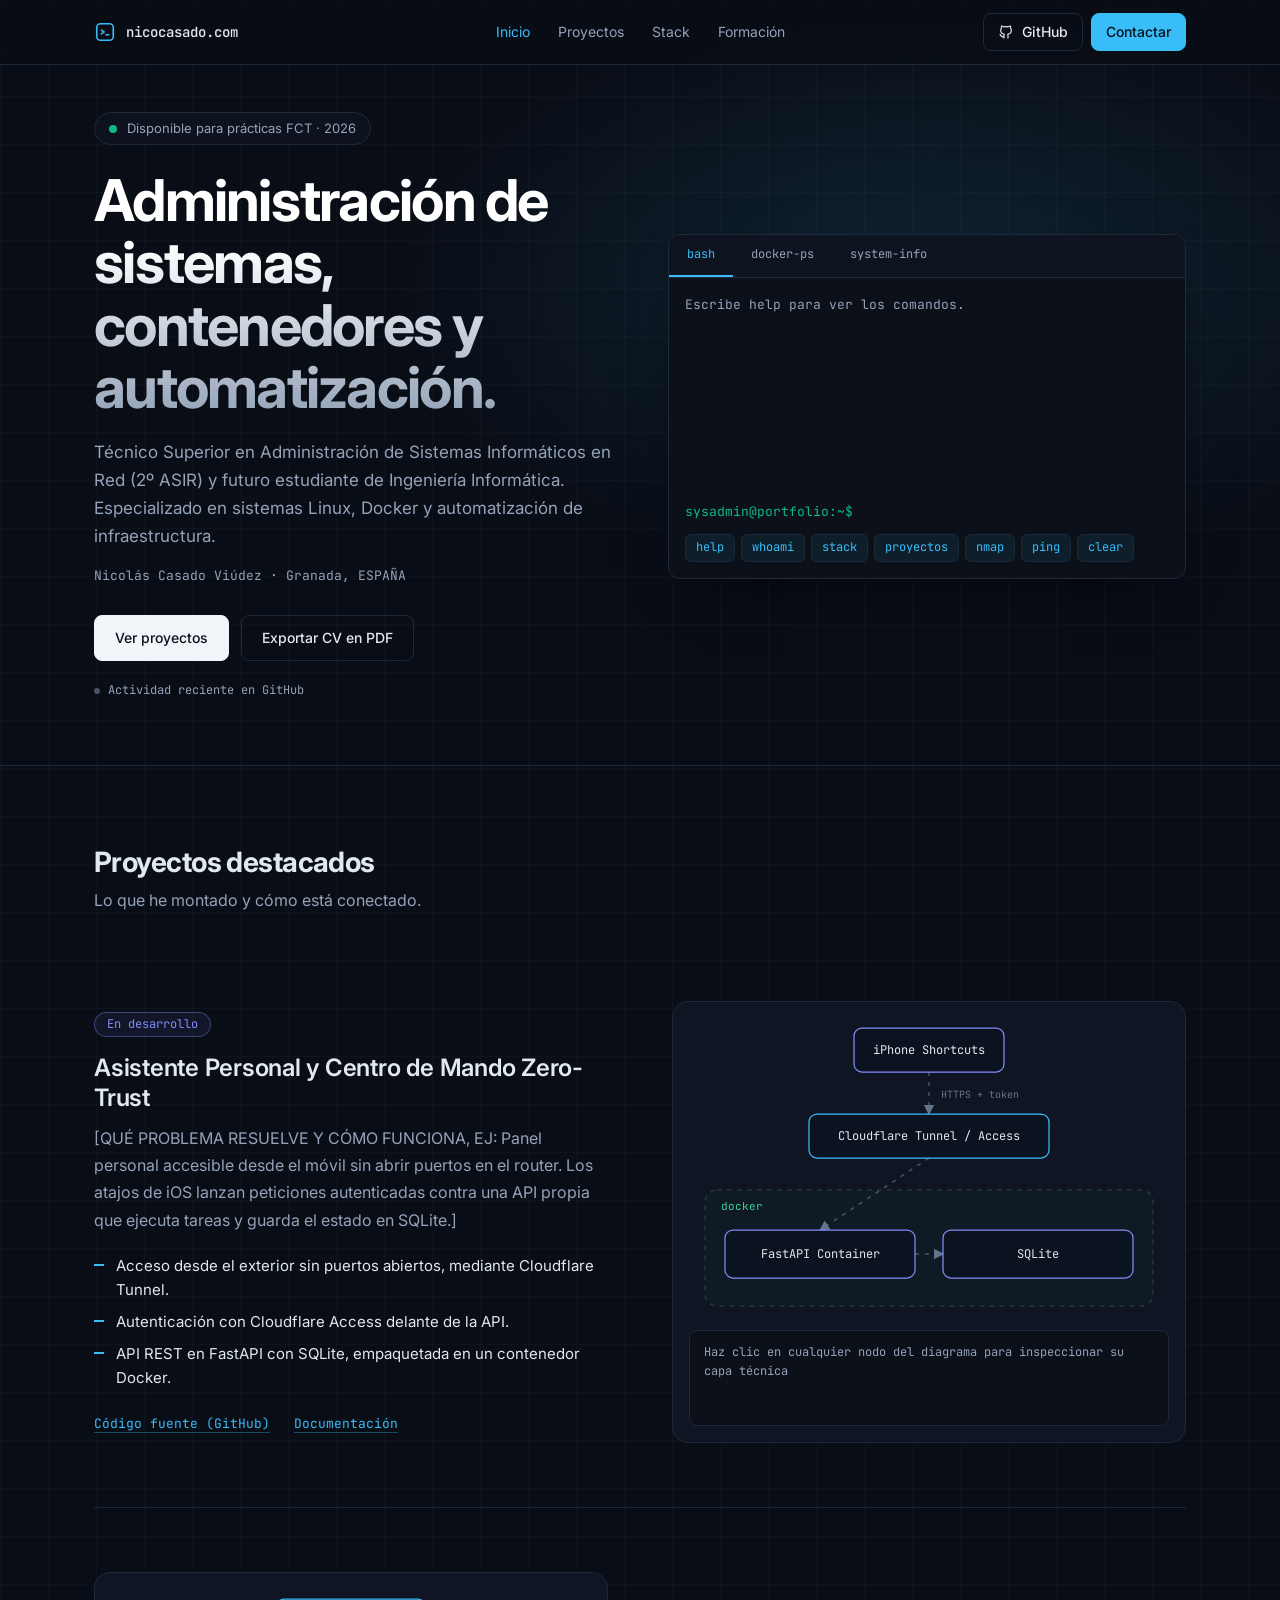
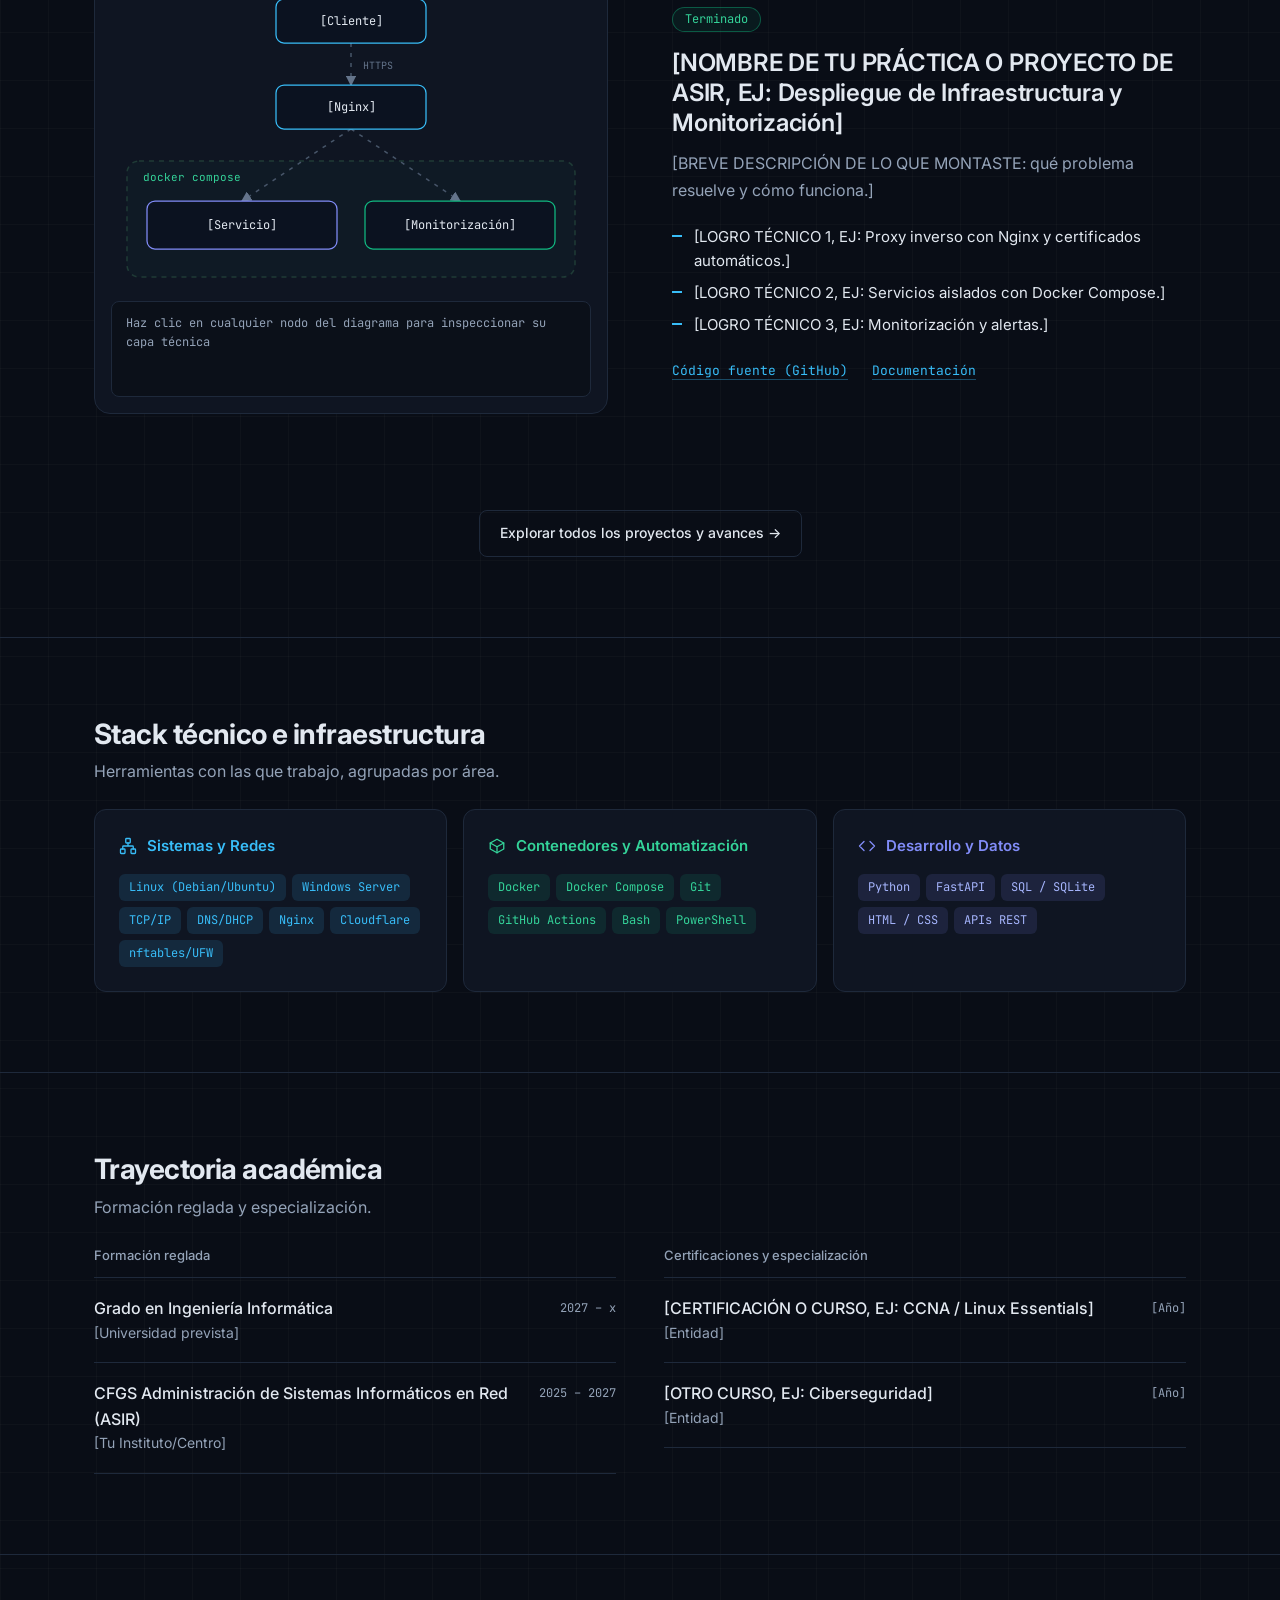
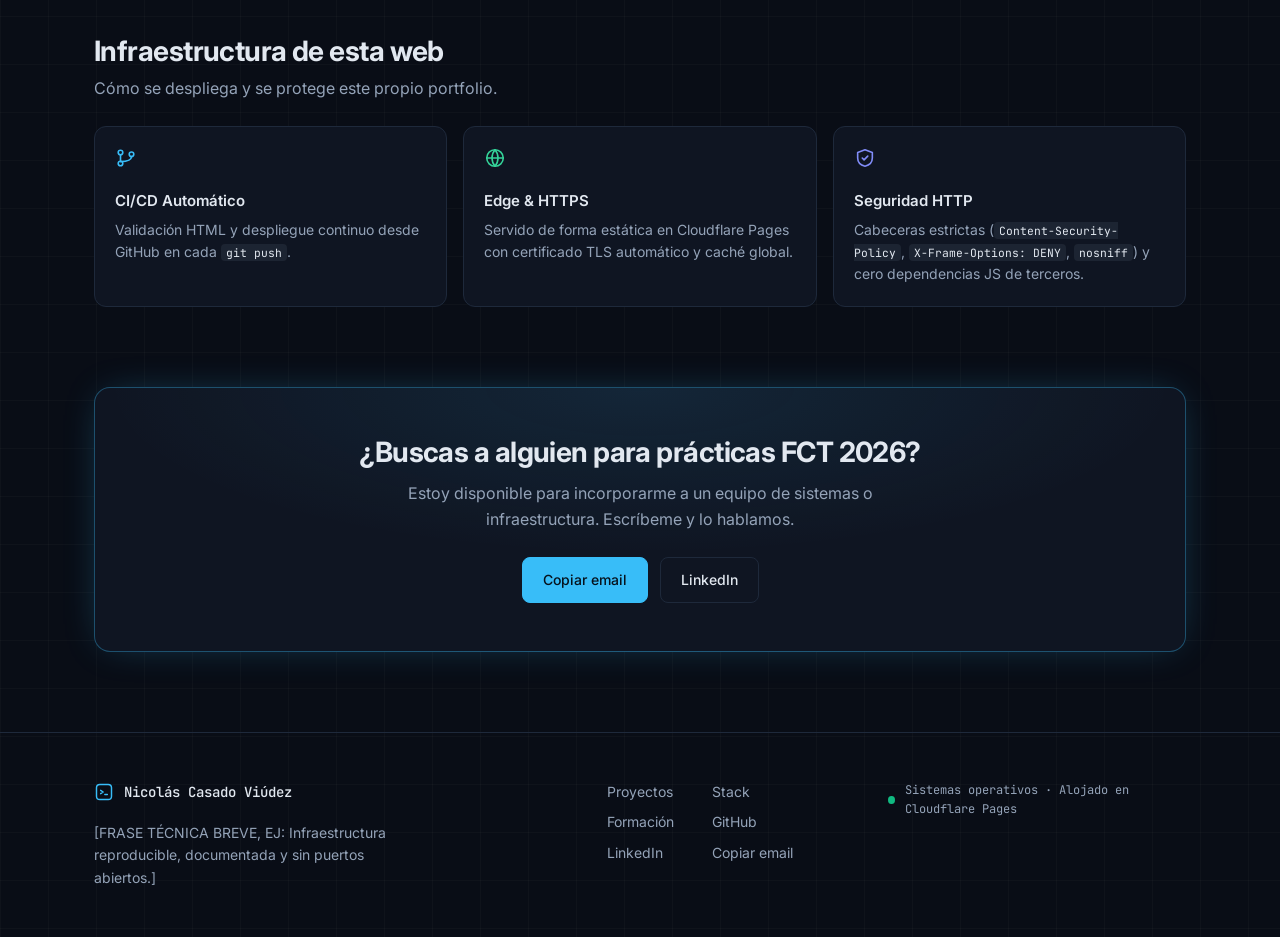
<file: index.html>
<!DOCTYPE html>
<html lang="es">
<head>
  <meta charset="UTF-8">
  <meta name="viewport" content="width=device-width, initial-scale=1">
  <title>Nicolás Casado Viúdez | Administrador de Sistemas en Red</title>
  <meta name="description" content="Portfolio de [TU NOMBRE Y APELLIDOS]: administración de sistemas Linux, contenedores Docker y automatización de infraestructura.">
  <meta property="og:title" content="[TU NOMBRE Y APELLIDOS] | Administración de Sistemas">
  <meta property="og:description" content="Portfolio de [TU NOMBRE Y APELLIDOS]: administración de sistemas Linux, contenedores Docker y automatización de infraestructura.">
  <meta property="og:type" content="website">
  <meta name="theme-color" content="#090d16">
  <link rel="icon" type="image/svg+xml" href="favicon.svg">
  <link rel="preconnect" href="https://fonts.googleapis.com">
  <link rel="preconnect" href="https://fonts.gstatic.com" crossorigin>
  <link href="https://fonts.googleapis.com/css2?family=Inter:wght@400;500;600;700&family=JetBrains+Mono:wght@400;500&display=swap" rel="stylesheet">
  <link rel="stylesheet" href="styles.css">
  <script src="app.js" defer></script>
</head>
<body>

<header class="site-header">
  <div class="bar container">
    <a class="brand" href="#inicio" aria-label="Inicio">
      <svg width="22" height="22" viewBox="0 0 24 24" fill="none" stroke="currentColor" stroke-width="1.75" stroke-linecap="round" stroke-linejoin="round" aria-hidden="true"><rect x="3" y="3" width="18" height="18" rx="4"/><path d="m8 10 3 2-3 2M13 15h3"/></svg>
      <span>nicocasado.com</span>
    </a>
    <nav class="nav" id="nav" aria-label="Principal">
      <a class="is-active" href="index.html">Inicio</a>
      <a href="proyectos.html">Proyectos</a>
      <a href="#stack">Stack</a>
      <a href="#formacion">Formación</a>
    </nav>
    <div class="bar-actions">
      <a class="btn btn-ghost" href="[TU_URL_GITHUB]" target="_blank" rel="noopener noreferrer">
        <svg width="16" height="16" viewBox="0 0 24 24" fill="none" stroke="currentColor" stroke-width="1.75" stroke-linecap="round" stroke-linejoin="round" aria-hidden="true"><path d="M9 19c-4.3 1.4-4.3-2.5-6-3m12 5v-3.5c0-1 .1-1.4-.5-2 2.8-.3 5.5-1.4 5.5-6a4.6 4.6 0 0 0-1.3-3.2 4.2 4.2 0 0 0-.1-3.2s-1.1-.3-3.5 1.3a12.3 12.3 0 0 0-6.2 0C6.5 2.8 5.4 3.1 5.4 3.1a4.2 4.2 0 0 0-.1 3.2A4.6 4.6 0 0 0 4 9.5c0 4.6 2.7 5.7 5.5 6-.6.6-.6 1.2-.5 2V21"/></svg>
        GitHub</a>
      <button type="button" class="btn btn-primary" data-email="[TU_EMAIL]"><span data-copy-label>Contactar</span></button>
      <button type="button" class="menu-toggle" id="menu-toggle" aria-expanded="false" aria-controls="nav" aria-label="Abrir menú">
        <svg width="20" height="20" viewBox="0 0 24 24" fill="none" stroke="currentColor" stroke-width="1.75" stroke-linecap="round" aria-hidden="true"><path d="M4 7h16M4 12h16M4 17h16"/></svg>
      </button>
    </div>
  </div>
</header>

<main>
  <section class="hero" id="inicio">
    <div class="container hero-grid">
      <div>
        <p class="pill"><span class="pulse" aria-hidden="true"></span>Disponible para prácticas FCT · 2026</p>
        <h1 class="headline">Administración de sistemas, contenedores y automatización.</h1>
        <p class="lead">Técnico Superior en Administración de Sistemas Informáticos en Red (2º ASIR) y futuro estudiante de Ingeniería Informática. Especializado en sistemas Linux, Docker y automatización de infraestructura.</p>
        <p class="hero-meta">Nicolás Casado Viúdez · Granada, ESPAÑA</p>
        <p class="hero-actions">
          <a class="btn btn-solid" href="#proyectos">Ver proyectos</a>
          <button type="button" class="btn btn-outline" id="print-cv">Exportar CV en PDF</button>
        </p>
        <p class="gh-activity" id="gh-activity" data-user="[TU_USUARIO_GITHUB]"><span id="gh-text">Actividad reciente en GitHub</span></p>
        <p class="print-only">GitHub: [TU_URL_GITHUB] · LinkedIn: [TU_URL_LINKEDIN] · Email: [TU_EMAIL]</p>
      </div>

      <div class="hero-terminal terminal" role="group" aria-label="Terminal interactiva">
        <div class="tabs" role="tablist">
          <button type="button" class="tab" role="tab" aria-selected="true" data-tab="panel-bash">bash</button>
          <button type="button" class="tab" role="tab" aria-selected="false" data-tab="panel-docker">docker-ps</button>
          <button type="button" class="tab" role="tab" aria-selected="false" data-tab="panel-system">system-info</button>
        </div>

        <div class="panel" id="panel-bash" role="tabpanel">
          <div class="term-out" id="term-out" role="log" aria-live="polite"></div>
          <form class="term-form" id="term-form" autocomplete="off">
            <label class="term-prompt" for="term-input">sysadmin@portfolio:~$</label>
            <input class="term-input" id="term-input" type="text" spellcheck="false" autocapitalize="off" autocomplete="off">
          </form>
          <div class="chips">
            <button type="button" class="chip" data-cmd="help">help</button>
            <button type="button" class="chip" data-cmd="whoami">whoami</button>
            <button type="button" class="chip" data-cmd="stack">stack</button>
            <button type="button" class="chip" data-cmd="proyectos">proyectos</button>
            <button type="button" class="chip" data-cmd="nmap">nmap</button>
            <button type="button" class="chip" data-cmd="ping">ping</button>
            <button type="button" class="chip" data-cmd="clear">clear</button>
          </div>
        </div>

        <div class="panel" id="panel-docker" role="tabpanel" hidden>
<pre class="term-static">$ docker ps
<span class="k">CONTAINER</span>     <span class="k">IMAGE</span>           <span class="k">STATUS</span>   <span class="k">PORTS</span>
assistant-api  assistant-api    Up       127.0.0.1:8000-&gt;8000
cloudflared    cloudflared      Up       -
sqlite-data    volume           -        /data</pre>
        </div>

        <div class="panel" id="panel-system" role="tabpanel" hidden>
<pre class="term-static">$ system-info
<span class="k">user</span>      sysadmin
<span class="k">rol</span>       2º ASIR · Administración de Sistemas en Red
<span class="k">os</span>        Debian / Ubuntu
<span class="k">shell</span>     bash
<span class="k">ciudad</span>    Granada, ESPAÑA
<span class="k">estado</span>    Disponible para prácticas FCT</pre>
        </div>
      </div>
    </div>
  </section>

  <section class="section" id="proyectos">
    <div class="container">
      <header class="section-head">
        <h2 class="section-title">Proyectos destacados</h2>
        <p class="section-sub">Lo que he montado y cómo está conectado.</p>
      </header>

      <article class="project">
        <div>
          <p class="status is-dev">En desarrollo</p>
          <h3 class="project-title">Asistente Personal y Centro de Mando Zero-Trust</h3>
          <p class="project-desc">[QUÉ PROBLEMA RESUELVE Y CÓMO FUNCIONA, EJ: Panel personal accesible desde el móvil sin abrir puertos en el router. Los atajos de iOS lanzan peticiones autenticadas contra una API propia que ejecuta tareas y guarda el estado en SQLite.]</p>
          <ul class="achievements">
            <li>Acceso desde el exterior sin puertos abiertos, mediante Cloudflare Tunnel.</li>
            <li>Autenticación con Cloudflare Access delante de la API.</li>
            <li>API REST en FastAPI con SQLite, empaquetada en un contenedor Docker.</li>
          </ul>
          <p class="project-links">
            <a class="text-link" href="[URL_REPO_PROYECTO_1]" target="_blank" rel="noopener noreferrer">Código fuente (GitHub)<span class="print-only"> [URL_REPO_PROYECTO_1]</span></a>
            <a class="text-link" href="en-proceso.html#asistente-zerotrust">Documentación</a>
          </p>
        </div>
        <figure class="project-visual">
          <svg viewBox="0 0 480 300" role="img" aria-label="Arquitectura: iPhone Shortcuts, Cloudflare Tunnel y Access, FastAPI y SQLite dentro de Docker">
            <defs>
              <marker id="head-a" viewBox="0 0 8 8" refX="7" refY="4" markerWidth="7" markerHeight="7" orient="auto"><path d="M0 0 8 4 0 8z" fill="#64748b"/></marker>
            </defs>
            <rect class="boundary" x="16" y="172" width="448" height="116" rx="12"/>
            <text class="boundary-label" x="32" y="192">docker</text>
            <path class="wire" d="M240 54V96" marker-end="url(#head-a)"/>
            <path class="wire" d="M240 140L131 212" marker-end="url(#head-a)"/>
            <path class="wire" d="M226 236H254" marker-end="url(#head-a)"/>
            <text class="wire-label" x="252" y="80">HTTPS + token</text>
            <g class="node n-dev" tabindex="0" role="button" aria-pressed="false" data-title="iPhone Shortcuts" data-spec="Petición HTTPS POST en JSON lanzada desde iOS Shortcuts con cabeceras de autenticación."><rect x="165" y="10" width="150" height="44" rx="8"/><text x="240" y="32">iPhone Shortcuts</text></g>
            <g class="node n-net" tabindex="0" role="button" aria-pressed="false" data-title="Cloudflare Tunnel / Access" data-spec="Túnel cifrado saliente (QUIC/TLS 1.3), 0 puertos abiertos en router y validación Zero-Trust por Service Token + OTP."><rect x="120" y="96" width="240" height="44" rx="8"/><text x="240" y="118">Cloudflare Tunnel / Access</text></g>
            <g class="node n-dev" tabindex="0" role="button" aria-pressed="false" data-title="FastAPI Container" data-spec="API REST en Python 3.12 aislada en red bridge interna de Docker con validación por X-API-Key."><rect x="36" y="212" width="190" height="48" rx="8"/><text x="131" y="236">FastAPI Container</text></g>
            <g class="node n-dev" tabindex="0" role="button" aria-pressed="false" data-title="SQLite" data-spec="Persistencia ligera en volumen Docker dedicado (/app/data) con copias de seguridad programadas."><rect x="254" y="212" width="190" height="48" rx="8"/><text x="349" y="236">SQLite</text></g>
          </svg>
          <div class="node-inspector" aria-live="polite"><p class="inspector-hint">Haz clic en cualquier nodo del diagrama para inspeccionar su capa técnica</p></div>
        </figure>
      </article>

      <article class="project reverse">
        <div>
          <p class="status is-live">Terminado</p>
          <h3 class="project-title">[NOMBRE DE TU PRÁCTICA O PROYECTO DE ASIR, EJ: Despliegue de Infraestructura y Monitorización]</h3>
          <p class="project-desc">[BREVE DESCRIPCIÓN DE LO QUE MONTASTE: qué problema resuelve y cómo funciona.]</p>
          <ul class="achievements">
            <li>[LOGRO TÉCNICO 1, EJ: Proxy inverso con Nginx y certificados automáticos.]</li>
            <li>[LOGRO TÉCNICO 2, EJ: Servicios aislados con Docker Compose.]</li>
            <li>[LOGRO TÉCNICO 3, EJ: Monitorización y alertas.]</li>
          </ul>
          <p class="project-links">
            <a class="text-link" href="[URL_REPO_PROYECTO_2]" target="_blank" rel="noopener noreferrer">Código fuente (GitHub)<span class="print-only"> [URL_REPO_PROYECTO_2]</span></a>
            <a class="text-link" href="terminados.html#infraestructura-asir">Documentación</a>
          </p>
        </div>
        <figure class="project-visual">
          <svg viewBox="0 0 480 300" role="img" aria-label="Arquitectura: cliente, Nginx y servicios en Docker Compose">
            <defs>
              <marker id="head-b" viewBox="0 0 8 8" refX="7" refY="4" markerWidth="7" markerHeight="7" orient="auto"><path d="M0 0 8 4 0 8z" fill="#64748b"/></marker>
            </defs>
            <rect class="boundary" x="16" y="172" width="448" height="116" rx="12"/>
            <text class="boundary-label" x="32" y="192">docker compose</text>
            <path class="wire" d="M240 54V96" marker-end="url(#head-b)"/>
            <path class="wire" d="M240 140L131 212" marker-end="url(#head-b)"/>
            <path class="wire" d="M240 140L349 212" marker-end="url(#head-b)"/>
            <text class="wire-label" x="252" y="80">HTTPS</text>
            <g class="node n-net" tabindex="0" role="button" aria-pressed="false" data-title="[Cliente]" data-spec="[ESPECIFICACIÓN TÉCNICA: protocolo, puerto y cómo inicia la conexión con el proxy.]"><rect x="165" y="10" width="150" height="44" rx="8"/><text x="240" y="32">[Cliente]</text></g>
            <g class="node n-net" tabindex="0" role="button" aria-pressed="false" data-title="[Nginx]" data-spec="[ESPECIFICACIÓN TÉCNICA: proxy inverso, certificados TLS y reglas de enrutado.]"><rect x="165" y="96" width="150" height="44" rx="8"/><text x="240" y="118">[Nginx]</text></g>
            <g class="node n-dev" tabindex="0" role="button" aria-pressed="false" data-title="[Servicio]" data-spec="[ESPECIFICACIÓN TÉCNICA: imagen, red interna de Docker Compose y volúmenes.]"><rect x="36" y="212" width="190" height="48" rx="8"/><text x="131" y="236">[Servicio]</text></g>
            <g class="node n-ops" tabindex="0" role="button" aria-pressed="false" data-title="[Monitorización]" data-spec="[ESPECIFICACIÓN TÉCNICA: métricas recogidas, intervalo y alertas configuradas.]"><rect x="254" y="212" width="190" height="48" rx="8"/><text x="349" y="236">[Monitorización]</text></g>
          </svg>
          <div class="node-inspector" aria-live="polite"><p class="inspector-hint">Haz clic en cualquier nodo del diagrama para inspeccionar su capa técnica</p></div>
        </figure>
      </article>
      <p class="section-cta"><a class="btn btn-outline" href="proyectos.html">Explorar todos los proyectos y avances →</a></p>
    </div>
  </section>

  <section class="section" id="stack">
    <div class="container">
      <header class="section-head">
        <h2 class="section-title">Stack técnico e infraestructura</h2>
        <p class="section-sub">Herramientas con las que trabajo, agrupadas por área.</p>
      </header>
      <div class="stack-grid">
        <div class="stack-col">
          <h3 class="stack-title is-net">
            <svg width="18" height="18" viewBox="0 0 24 24" fill="none" stroke="currentColor" stroke-width="1.75" stroke-linecap="round" stroke-linejoin="round" aria-hidden="true"><rect x="16" y="16" width="6" height="6" rx="1"/><rect x="2" y="16" width="6" height="6" rx="1"/><rect x="9" y="2" width="6" height="6" rx="1"/><path d="M5 16v-3a1 1 0 0 1 1-1h12a1 1 0 0 1 1 1v3M12 12V8"/></svg>
            Sistemas y Redes</h3>
          <p class="tags">
            <span class="tag tag-net">Linux (Debian/Ubuntu)</span>
            <span class="tag tag-net">Windows Server</span>
            <span class="tag tag-net">TCP/IP</span>
            <span class="tag tag-net">DNS/DHCP</span>
            <span class="tag tag-net">Nginx</span>
            <span class="tag tag-net">Cloudflare</span>
            <span class="tag tag-net">nftables/UFW</span>
          </p>
        </div>
        <div class="stack-col">
          <h3 class="stack-title is-ops">
            <svg width="18" height="18" viewBox="0 0 24 24" fill="none" stroke="currentColor" stroke-width="1.75" stroke-linecap="round" stroke-linejoin="round" aria-hidden="true"><path d="M21 8 12 3 3 8v8l9 5 9-5z"/><path d="m3 8 9 5 9-5M12 13v8"/></svg>
            Contenedores y Automatización</h3>
          <p class="tags">
            <span class="tag tag-ops">Docker</span>
            <span class="tag tag-ops">Docker Compose</span>
            <span class="tag tag-ops">Git</span>
            <span class="tag tag-ops">GitHub Actions</span>
            <span class="tag tag-ops">Bash</span>
            <span class="tag tag-ops">PowerShell</span>
          </p>
        </div>
        <div class="stack-col">
          <h3 class="stack-title is-dev">
            <svg width="18" height="18" viewBox="0 0 24 24" fill="none" stroke="currentColor" stroke-width="1.75" stroke-linecap="round" stroke-linejoin="round" aria-hidden="true"><path d="m16 18 6-6-6-6M8 6l-6 6 6 6"/></svg>
            Desarrollo y Datos</h3>
          <p class="tags">
            <span class="tag tag-dev">Python</span>
            <span class="tag tag-dev">FastAPI</span>
            <span class="tag tag-dev">SQL / SQLite</span>
            <span class="tag tag-dev">HTML / CSS</span>
            <span class="tag tag-dev">APIs REST</span>
          </p>
        </div>
      </div>
    </div>
  </section>

  <section class="section" id="formacion">
    <div class="container">
      <header class="section-head">
        <h2 class="section-title">Trayectoria académica</h2>
        <p class="section-sub">Formación reglada y especialización.</p>
      </header>
      <div class="training-grid">
        <div>
          <h3 class="list-title">Formación reglada</h3>
          <ul>
            <li class="entry">
              <div>
                <p class="entry-title">Grado en Ingeniería Informática</p>
                <p class="entry-sub">[Universidad prevista]</p>
              </div>
              <p class="date">2027 – x</p>
            </li>
            <li class="entry">
              <div>
                <p class="entry-title">CFGS Administración de Sistemas Informáticos en Red (ASIR)</p>
                <p class="entry-sub">[Tu Instituto/Centro]</p>
              </div>
              <p class="date">2025 – 2027</p>
            </li>
          </ul>
        </div>
        <div>
          <h3 class="list-title">Certificaciones y especialización</h3>
          <ul>
            <li class="entry">
              <div>
                <p class="entry-title">[CERTIFICACIÓN O CURSO, EJ: CCNA / Linux Essentials]</p>
                <p class="entry-sub">[Entidad]</p>
              </div>
              <p class="date">[Año]</p>
            </li>
            <li class="entry">
              <div>
                <p class="entry-title">[OTRO CURSO, EJ: Ciberseguridad]</p>
                <p class="entry-sub">[Entidad]</p>
              </div>
              <p class="date">[Año]</p>
            </li>
          </ul>
        </div>
      </div>
    </div>
  </section>

  <section class="section" id="infraestructura">
    <div class="container">
      <header class="section-head">
        <h2 class="section-title">Infraestructura de esta web</h2>
        <p class="section-sub">Cómo se despliega y se protege este propio portfolio.</p>
      </header>
      <div class="infra-grid">
        <div class="infra-card">
          <svg class="infra-icon is-net" width="22" height="22" viewBox="0 0 24 24" fill="none" stroke="currentColor" stroke-width="1.75" stroke-linecap="round" stroke-linejoin="round" aria-hidden="true"><circle cx="6" cy="6" r="2.5"/><circle cx="6" cy="18" r="2.5"/><circle cx="18" cy="8" r="2.5"/><path d="M6 8.5v7"/><path d="M18 10.5c0 3.5-3 5-12 5.5"/></svg>
          <h3 class="infra-title">CI/CD Automático</h3>
          <p class="infra-text">Validación HTML y despliegue continuo desde GitHub en cada <code>git push</code>.</p>
        </div>
        <div class="infra-card">
          <svg class="infra-icon is-ops" width="22" height="22" viewBox="0 0 24 24" fill="none" stroke="currentColor" stroke-width="1.75" stroke-linecap="round" stroke-linejoin="round" aria-hidden="true"><circle cx="12" cy="12" r="9"/><path d="M3 12h18M12 3a14 14 0 0 1 0 18M12 3a14 14 0 0 0 0 18"/></svg>
          <h3 class="infra-title">Edge &amp; HTTPS</h3>
          <p class="infra-text">Servido de forma estática en Cloudflare Pages con certificado TLS automático y caché global.</p>
        </div>
        <div class="infra-card">
          <svg class="infra-icon is-dev" width="22" height="22" viewBox="0 0 24 24" fill="none" stroke="currentColor" stroke-width="1.75" stroke-linecap="round" stroke-linejoin="round" aria-hidden="true"><path d="M12 3 4 6v6c0 4.5 3.3 7.8 8 9 4.7-1.2 8-4.5 8-9V6z"/><path d="m9 12 2 2 4-4"/></svg>
          <h3 class="infra-title">Seguridad HTTP</h3>
          <p class="infra-text">Cabeceras estrictas (<code>Content-Security-Policy</code>, <code>X-Frame-Options: DENY</code>, <code>nosniff</code>) y cero dependencias JS de terceros.</p>
        </div>
      </div>
    </div>
  </section>

  <section class="cta-section" id="contacto">
    <div class="container">
      <div class="cta-box">
        <h2 class="cta-title">¿Buscas a alguien para prácticas FCT 2026?</h2>
        <p class="cta-text">Estoy disponible para incorporarme a un equipo de sistemas o infraestructura. Escríbeme y lo hablamos.</p>
        <p class="cta-actions">
          <button type="button" class="btn btn-primary" data-email="[TU_EMAIL]"><span data-copy-label>Copiar email</span></button>
          <a class="btn btn-outline" href="[TU_URL_LINKEDIN]" target="_blank" rel="noopener noreferrer">LinkedIn</a>
        </p>
      </div>
    </div>
  </section>
</main>

<footer class="site-footer">
  <div class="container footer-grid">
    <div>
      <p class="brand footer-brand">
        <svg width="20" height="20" viewBox="0 0 24 24" fill="none" stroke="currentColor" stroke-width="1.75" stroke-linecap="round" stroke-linejoin="round" aria-hidden="true"><rect x="3" y="3" width="18" height="18" rx="4"/><path d="m8 10 3 2-3 2M13 15h3"/></svg>
        <span>Nicolás Casado Viúdez</span>
      </p>
      <p class="footer-text">[FRASE TÉCNICA BREVE, EJ: Infraestructura reproducible, documentada y sin puertos abiertos.]</p>
    </div>
    <nav class="footer-links" aria-label="Enlaces rápidos">
      <a href="#proyectos">Proyectos</a>
      <a href="#stack">Stack</a>
      <a href="#formacion">Formación</a>
      <a href="[TU_URL_GITHUB]" target="_blank" rel="noopener noreferrer">GitHub</a>
      <a href="[TU_URL_LINKEDIN]" target="_blank" rel="noopener noreferrer">LinkedIn</a>
      <button type="button" class="footer-copy" data-email="[TU_EMAIL]"><span data-copy-label>Copiar email</span></button>
    </nav>
    <p class="service-status"><span class="status-dot" aria-hidden="true"></span>Sistemas operativos · Alojado en Cloudflare Pages</p>
  </div>
</footer>

</body>
</html>
</file>
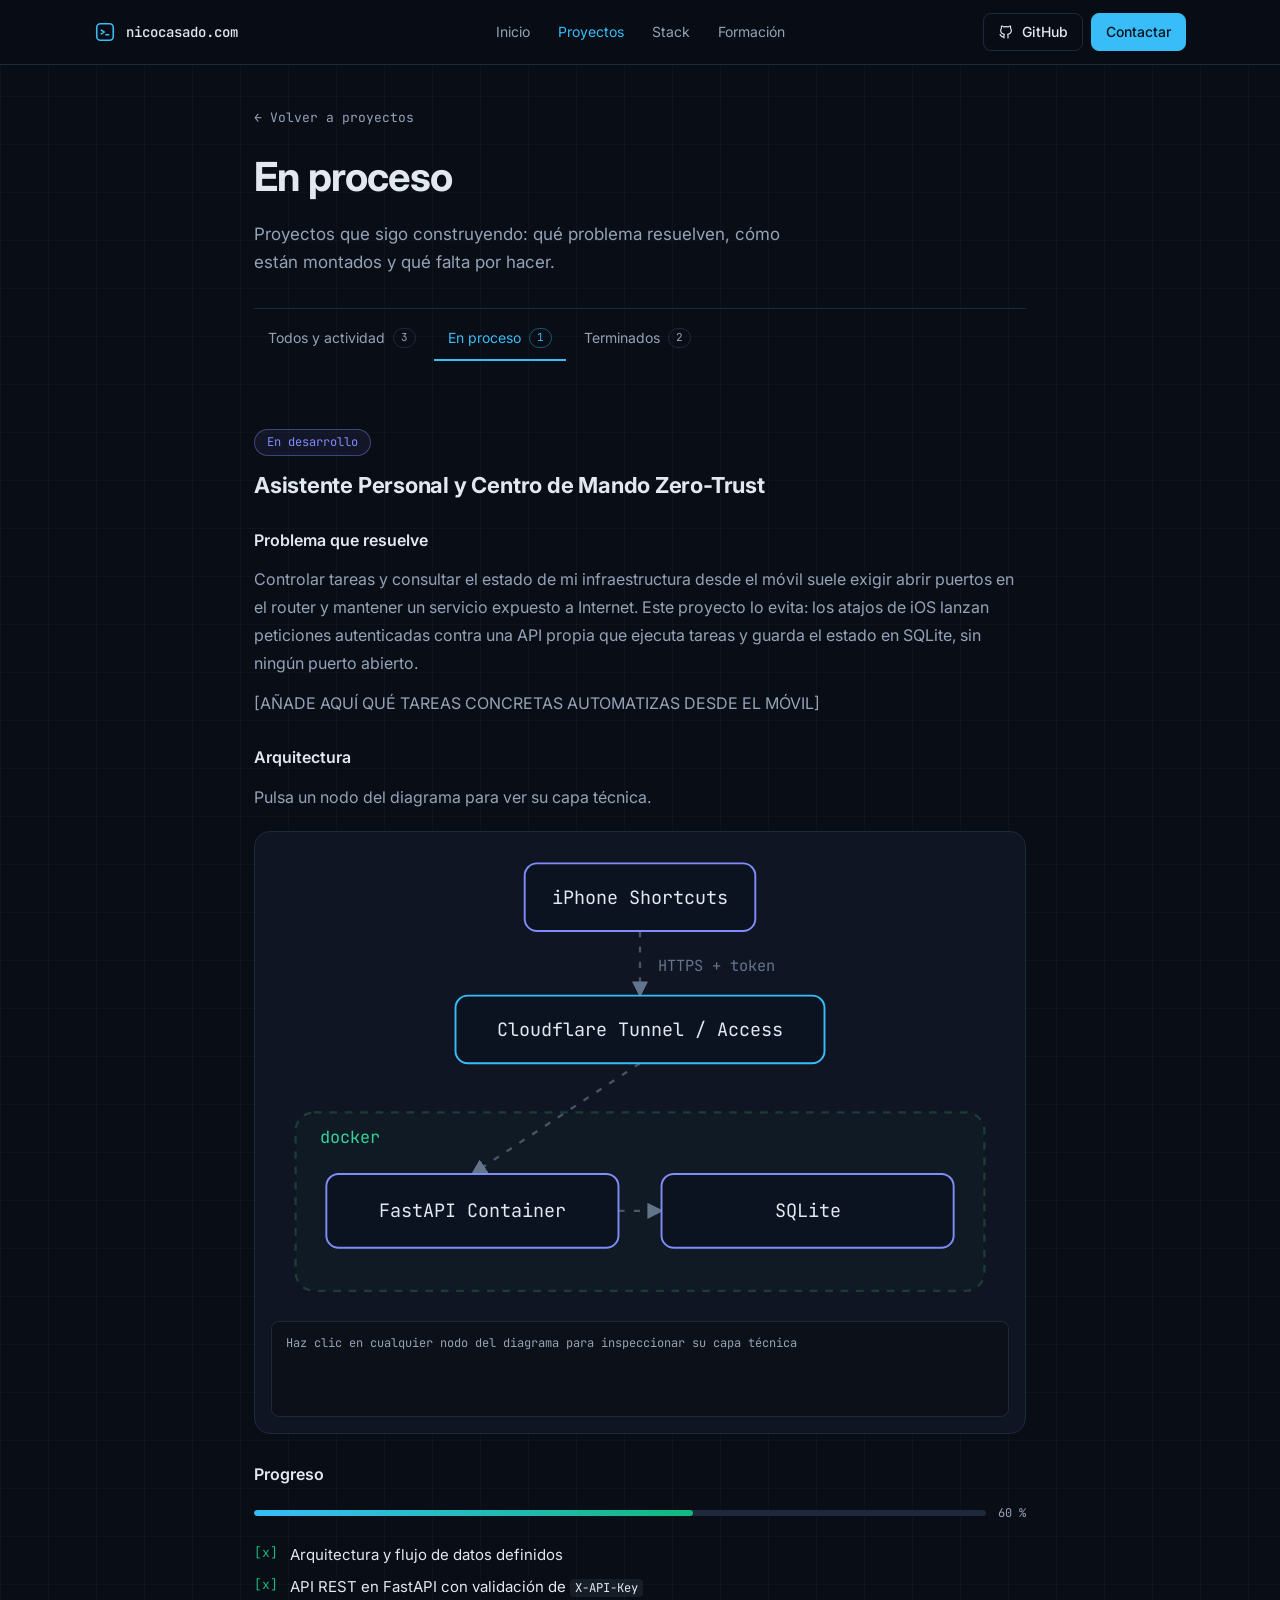
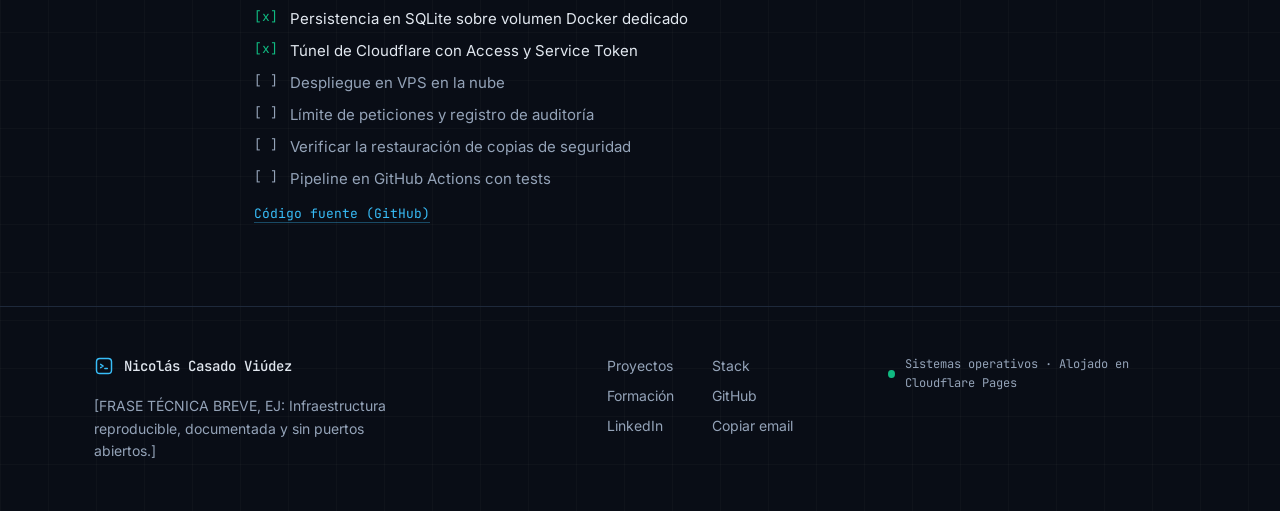
<file: en-proceso.html>
<!DOCTYPE html>
<html lang="es">
<head>
  <meta charset="UTF-8">
  <meta name="viewport" content="width=device-width, initial-scale=1">
  <title>Proyectos en proceso | [TU NOMBRE Y APELLIDOS]</title>
  <meta name="description" content="Proyectos en desarrollo: Asistente Personal y Centro de Mando Zero-Trust.">
  <meta property="og:title" content="Proyectos en proceso | [TU NOMBRE Y APELLIDOS]">
  <meta property="og:description" content="Proyectos en desarrollo: Asistente Personal y Centro de Mando Zero-Trust.">
  <meta property="og:type" content="website">
  <meta name="theme-color" content="#090d16">
  <link rel="icon" type="image/svg+xml" href="favicon.svg">
  <link rel="preconnect" href="https://fonts.googleapis.com">
  <link rel="preconnect" href="https://fonts.gstatic.com" crossorigin>
  <link href="https://fonts.googleapis.com/css2?family=Inter:wght@400;500;600;700&family=JetBrains+Mono:wght@400;500&display=swap" rel="stylesheet">
  <link rel="stylesheet" href="styles.css">
  <script src="app.js" defer></script>
</head>
<body>

<header class="site-header">
  <div class="bar container">
    <a class="brand" href="index.html" aria-label="Inicio">
      <svg width="22" height="22" viewBox="0 0 24 24" fill="none" stroke="currentColor" stroke-width="1.75" stroke-linecap="round" stroke-linejoin="round" aria-hidden="true"><rect x="3" y="3" width="18" height="18" rx="4"/><path d="m8 10 3 2-3 2M13 15h3"/></svg>
      <span>nicocasado.com</span>
    </a>
    <nav class="nav" id="nav" aria-label="Principal">
      <a href="index.html">Inicio</a>
      <a class="is-active" href="proyectos.html" aria-current="page">Proyectos</a>
      <a href="index.html#stack">Stack</a>
      <a href="index.html#formacion">Formación</a>
    </nav>
    <div class="bar-actions">
      <a class="btn btn-ghost" href="[TU_URL_GITHUB]" target="_blank" rel="noopener noreferrer">
        <svg width="16" height="16" viewBox="0 0 24 24" fill="none" stroke="currentColor" stroke-width="1.75" stroke-linecap="round" stroke-linejoin="round" aria-hidden="true"><path d="M9 19c-4.3 1.4-4.3-2.5-6-3m12 5v-3.5c0-1 .1-1.4-.5-2 2.8-.3 5.5-1.4 5.5-6a4.6 4.6 0 0 0-1.3-3.2 4.2 4.2 0 0 0-.1-3.2s-1.1-.3-3.5 1.3a12.3 12.3 0 0 0-6.2 0C6.5 2.8 5.4 3.1 5.4 3.1a4.2 4.2 0 0 0-.1 3.2A4.6 4.6 0 0 0 4 9.5c0 4.6 2.7 5.7 5.5 6-.6.6-.6 1.2-.5 2V21"/></svg>
        GitHub</a>
      <button type="button" class="btn btn-primary" data-email="[TU_EMAIL]"><span data-copy-label>Contactar</span></button>
      <button type="button" class="menu-toggle" id="menu-toggle" aria-expanded="false" aria-controls="nav" aria-label="Abrir menú">
        <svg width="20" height="20" viewBox="0 0 24 24" fill="none" stroke="currentColor" stroke-width="1.75" stroke-linecap="round" aria-hidden="true"><path d="M4 7h16M4 12h16M4 17h16"/></svg>
      </button>
    </div>
  </div>
</header>

<main class="doc-layout">
  <a class="breadcrumb" href="proyectos.html">← Volver a proyectos</a>

  <header class="doc-header">
    <h1>En proceso</h1>
    <p class="lead">Proyectos que sigo construyendo: qué problema resuelven, cómo están montados y qué falta por hacer.</p>
  </header>

  <nav class="subnav" aria-label="Secciones de proyectos">
    <a href="proyectos.html">Todos y actividad <span class="count">3</span></a>
    <a class="is-active" aria-current="page" href="en-proceso.html">En proceso <span class="count">1</span></a>
    <a href="terminados.html">Terminados <span class="count">2</span></a>
  </nav>

  <section id="asistente-zerotrust">
    <p class="status is-dev">En desarrollo</p>
    <h2>Asistente Personal y Centro de Mando Zero-Trust</h2>

    <h3>Problema que resuelve</h3>
    <p>Controlar tareas y consultar el estado de mi infraestructura desde el móvil suele exigir abrir puertos en el router y mantener un servicio expuesto a Internet. Este proyecto lo evita: los atajos de iOS lanzan peticiones autenticadas contra una API propia que ejecuta tareas y guarda el estado en SQLite, sin ningún puerto abierto.</p>
    <p>[AÑADE AQUÍ QUÉ TAREAS CONCRETAS AUTOMATIZAS DESDE EL MÓVIL]</p>

    <h3>Arquitectura</h3>
    <p>Pulsa un nodo del diagrama para ver su capa técnica.</p>
    <figure class="project-visual">
          <svg viewBox="0 0 480 300" role="img" aria-label="Arquitectura: iPhone Shortcuts, Cloudflare Tunnel y Access, FastAPI y SQLite dentro de Docker">
            <defs>
              <marker id="head-a" viewBox="0 0 8 8" refX="7" refY="4" markerWidth="7" markerHeight="7" orient="auto"><path d="M0 0 8 4 0 8z" fill="#64748b"/></marker>
            </defs>
            <rect class="boundary" x="16" y="172" width="448" height="116" rx="12"/>
            <text class="boundary-label" x="32" y="192">docker</text>
            <path class="wire" d="M240 54V96" marker-end="url(#head-a)"/>
            <path class="wire" d="M240 140L131 212" marker-end="url(#head-a)"/>
            <path class="wire" d="M226 236H254" marker-end="url(#head-a)"/>
            <text class="wire-label" x="252" y="80">HTTPS + token</text>
            <g class="node n-dev" tabindex="0" role="button" aria-pressed="false" data-title="iPhone Shortcuts" data-spec="Petición HTTPS POST en JSON lanzada desde iOS Shortcuts con cabeceras de autenticación."><rect x="165" y="10" width="150" height="44" rx="8"/><text x="240" y="32">iPhone Shortcuts</text></g>
            <g class="node n-net" tabindex="0" role="button" aria-pressed="false" data-title="Cloudflare Tunnel / Access" data-spec="Túnel cifrado saliente (QUIC/TLS 1.3), 0 puertos abiertos en router y validación Zero-Trust por Service Token + OTP."><rect x="120" y="96" width="240" height="44" rx="8"/><text x="240" y="118">Cloudflare Tunnel / Access</text></g>
            <g class="node n-dev" tabindex="0" role="button" aria-pressed="false" data-title="FastAPI Container" data-spec="API REST en Python 3.12 aislada en red bridge interna de Docker con validación por X-API-Key."><rect x="36" y="212" width="190" height="48" rx="8"/><text x="131" y="236">FastAPI Container</text></g>
            <g class="node n-dev" tabindex="0" role="button" aria-pressed="false" data-title="SQLite" data-spec="Persistencia ligera en volumen Docker dedicado (/app/data) con copias de seguridad programadas."><rect x="254" y="212" width="190" height="48" rx="8"/><text x="349" y="236">SQLite</text></g>
          </svg>
          <div class="node-inspector" aria-live="polite"><p class="inspector-hint">Haz clic en cualquier nodo del diagrama para inspeccionar su capa técnica</p></div>
        </figure>

    <h3>Progreso</h3>
    <div class="board-progress">
      <progress value="60" max="100" aria-label="Progreso del Asistente Personal Zero-Trust"></progress>
      <span>60 %</span>
    </div>
    <ul class="checklist">
      <li class="is-done">Arquitectura y flujo de datos definidos</li>
      <li class="is-done">API REST en FastAPI con validación de <code>X-API-Key</code></li>
      <li class="is-done">Persistencia en SQLite sobre volumen Docker dedicado</li>
      <li class="is-done">Túnel de Cloudflare con Access y Service Token</li>
      <li>Despliegue en VPS en la nube</li>
      <li>Límite de peticiones y registro de auditoría</li>
      <li>Verificar la restauración de copias de seguridad</li>
      <li>Pipeline en GitHub Actions con tests</li>
    </ul>

    <p class="project-links">
      <a class="text-link" href="[URL_REPO_PROYECTO_1]" target="_blank" rel="noopener noreferrer">Código fuente (GitHub)<span class="print-only"> [URL_REPO_PROYECTO_1]</span></a>
    </p>
  </section>
</main>

<footer class="site-footer">
  <div class="container footer-grid">
    <div>
      <p class="brand footer-brand">
        <svg width="20" height="20" viewBox="0 0 24 24" fill="none" stroke="currentColor" stroke-width="1.75" stroke-linecap="round" stroke-linejoin="round" aria-hidden="true"><rect x="3" y="3" width="18" height="18" rx="4"/><path d="m8 10 3 2-3 2M13 15h3"/></svg>
        <span>Nicolás Casado Viúdez</span>
      </p>
      <p class="footer-text">[FRASE TÉCNICA BREVE, EJ: Infraestructura reproducible, documentada y sin puertos abiertos.]</p>
    </div>
    <nav class="footer-links" aria-label="Enlaces rápidos">
      <a href="proyectos.html">Proyectos</a>
      <a href="index.html#stack">Stack</a>
      <a href="index.html#formacion">Formación</a>
      <a href="[TU_URL_GITHUB]" target="_blank" rel="noopener noreferrer">GitHub</a>
      <a href="[TU_URL_LINKEDIN]" target="_blank" rel="noopener noreferrer">LinkedIn</a>
      <button type="button" class="footer-copy" data-email="[TU_EMAIL]"><span data-copy-label>Copiar email</span></button>
    </nav>
    <p class="service-status"><span class="status-dot" aria-hidden="true"></span>Sistemas operativos · Alojado en Cloudflare Pages</p>
  </div>
</footer>

</body>
</html>
</file>
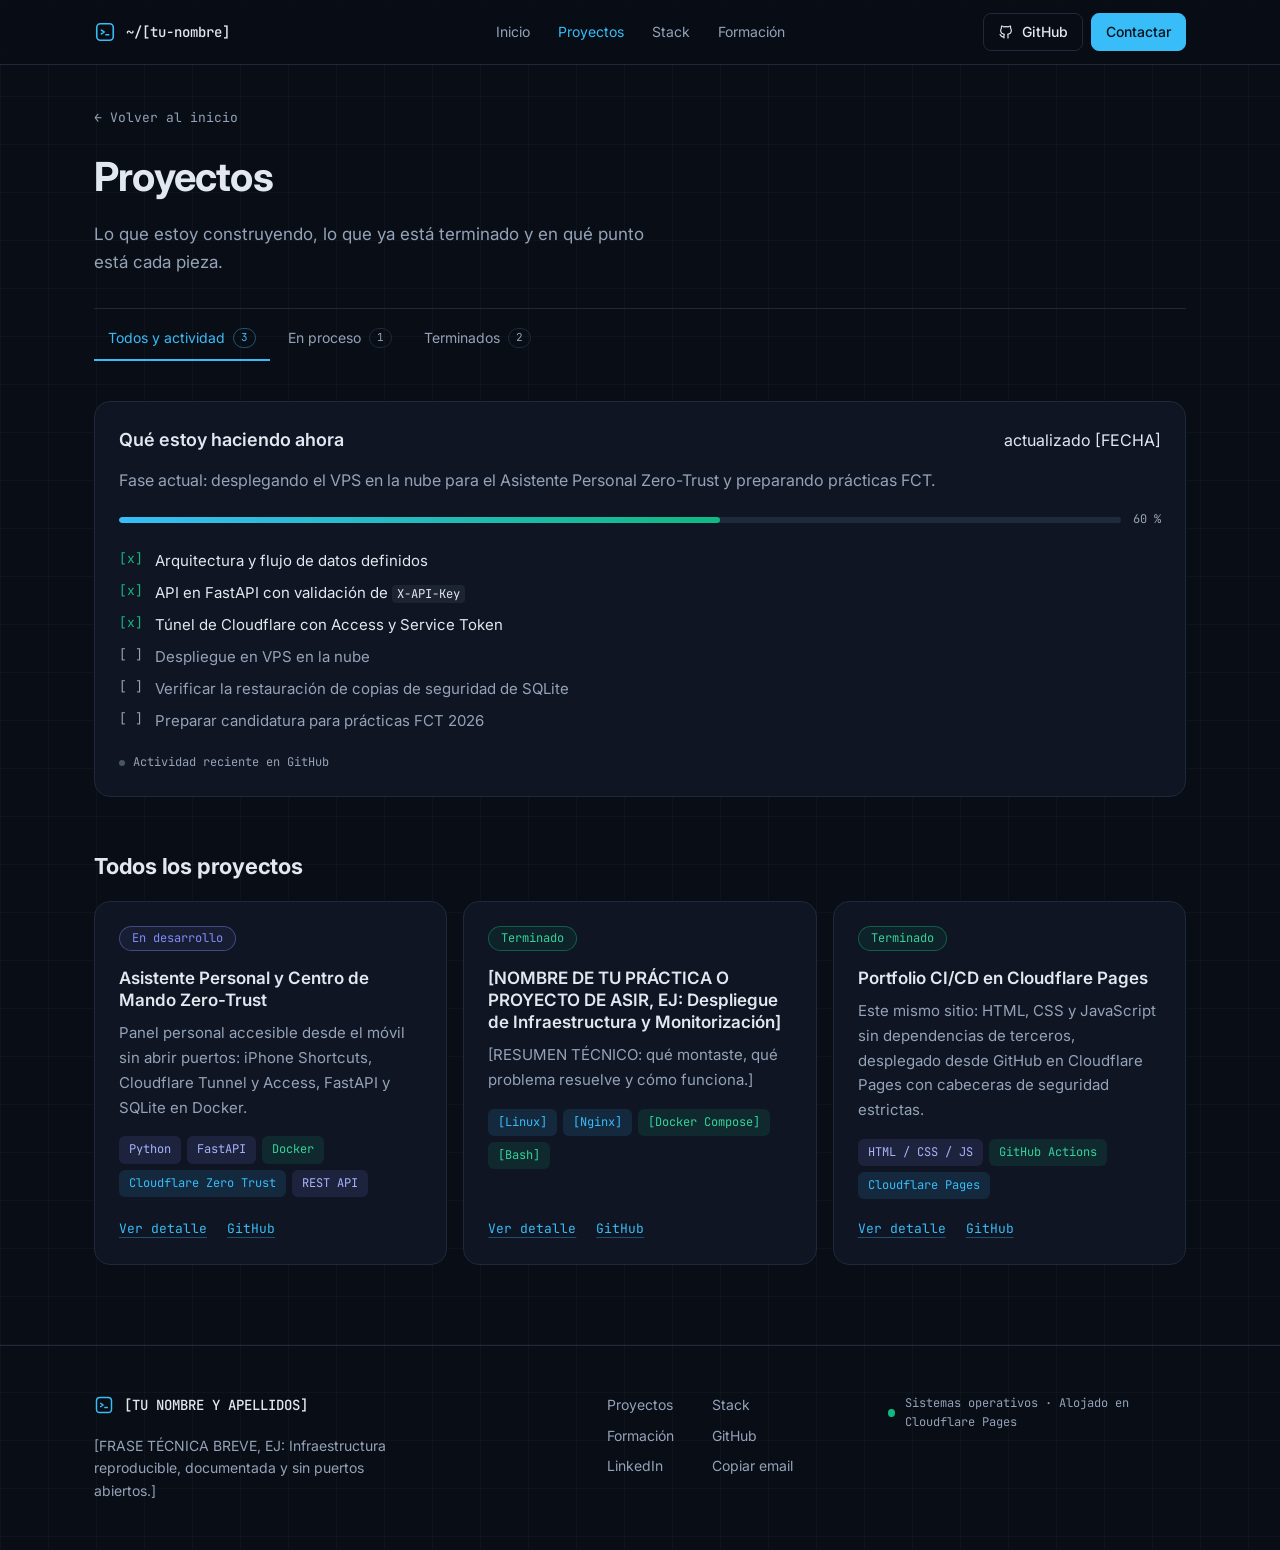
<file: proyectos.html>
<!DOCTYPE html>
<html lang="es">
<head>
  <meta charset="UTF-8">
  <meta name="viewport" content="width=device-width, initial-scale=1">
  <title>Proyectos | [TU NOMBRE Y APELLIDOS]</title>
  <meta name="description" content="Todos los proyectos de [TU NOMBRE Y APELLIDOS]: en desarrollo y terminados.">
  <meta property="og:title" content="Proyectos | [TU NOMBRE Y APELLIDOS]">
  <meta property="og:description" content="Todos los proyectos de [TU NOMBRE Y APELLIDOS]: en desarrollo y terminados.">
  <meta property="og:type" content="website">
  <meta name="theme-color" content="#090d16">
  <link rel="icon" type="image/svg+xml" href="favicon.svg">
  <link rel="preconnect" href="https://fonts.googleapis.com">
  <link rel="preconnect" href="https://fonts.gstatic.com" crossorigin>
  <link href="https://fonts.googleapis.com/css2?family=Inter:wght@400;500;600;700&family=JetBrains+Mono:wght@400;500&display=swap" rel="stylesheet">
  <link rel="stylesheet" href="styles.css">
  <script src="app.js" defer></script>
</head>
<body>

<header class="site-header">
  <div class="bar container">
    <a class="brand" href="index.html" aria-label="Inicio">
      <svg width="22" height="22" viewBox="0 0 24 24" fill="none" stroke="currentColor" stroke-width="1.75" stroke-linecap="round" stroke-linejoin="round" aria-hidden="true"><rect x="3" y="3" width="18" height="18" rx="4"/><path d="m8 10 3 2-3 2M13 15h3"/></svg>
      <span>~/[tu-nombre]</span>
    </a>
    <nav class="nav" id="nav" aria-label="Principal">
      <a href="index.html">Inicio</a>
      <a class="is-active" href="proyectos.html" aria-current="page">Proyectos</a>
      <a href="index.html#stack">Stack</a>
      <a href="index.html#formacion">Formación</a>
    </nav>
    <div class="bar-actions">
      <a class="btn btn-ghost" href="[TU_URL_GITHUB]" target="_blank" rel="noopener noreferrer">
        <svg width="16" height="16" viewBox="0 0 24 24" fill="none" stroke="currentColor" stroke-width="1.75" stroke-linecap="round" stroke-linejoin="round" aria-hidden="true"><path d="M9 19c-4.3 1.4-4.3-2.5-6-3m12 5v-3.5c0-1 .1-1.4-.5-2 2.8-.3 5.5-1.4 5.5-6a4.6 4.6 0 0 0-1.3-3.2 4.2 4.2 0 0 0-.1-3.2s-1.1-.3-3.5 1.3a12.3 12.3 0 0 0-6.2 0C6.5 2.8 5.4 3.1 5.4 3.1a4.2 4.2 0 0 0-.1 3.2A4.6 4.6 0 0 0 4 9.5c0 4.6 2.7 5.7 5.5 6-.6.6-.6 1.2-.5 2V21"/></svg>
        GitHub</a>
      <button type="button" class="btn btn-primary" data-email="[TU_EMAIL]"><span data-copy-label>Contactar</span></button>
      <button type="button" class="menu-toggle" id="menu-toggle" aria-expanded="false" aria-controls="nav" aria-label="Abrir menú">
        <svg width="20" height="20" viewBox="0 0 24 24" fill="none" stroke="currentColor" stroke-width="1.75" stroke-linecap="round" aria-hidden="true"><path d="M4 7h16M4 12h16M4 17h16"/></svg>
      </button>
    </div>
  </div>
</header>

<main class="hub-layout">
  <a class="breadcrumb" href="index.html">← Volver al inicio</a>

  <header class="doc-header">
    <h1>Proyectos</h1>
    <p class="lead">Lo que estoy construyendo, lo que ya está terminado y en qué punto está cada pieza.</p>
  </header>

  <nav class="subnav" aria-label="Secciones de proyectos">
    <a class="is-active" aria-current="page" href="proyectos.html">Todos y actividad <span class="count">3</span></a>
    <a href="en-proceso.html">En proceso <span class="count">1</span></a>
    <a href="terminados.html">Terminados <span class="count">2</span></a>
  </nav>

  <section class="status-board" aria-labelledby="board-title">
    <div class="board-head">
      <h2 id="board-title">Qué estoy haciendo ahora</h2>
      <span>actualizado [FECHA]</span>
    </div>
    <p class="board-focus">Fase actual: desplegando el VPS en la nube para el Asistente Personal Zero-Trust y preparando prácticas FCT.</p>
    <div class="board-progress">
      <progress value="60" max="100" aria-label="Progreso del Asistente Personal Zero-Trust"></progress>
      <span>60 %</span>
    </div>
    <ul class="checklist">
      <li class="is-done">Arquitectura y flujo de datos definidos</li>
      <li class="is-done">API en FastAPI con validación de <code>X-API-Key</code></li>
      <li class="is-done">Túnel de Cloudflare con Access y Service Token</li>
      <li>Despliegue en VPS en la nube</li>
      <li>Verificar la restauración de copias de seguridad de SQLite</li>
      <li>Preparar candidatura para prácticas FCT 2026</li>
    </ul>
    <p class="gh-activity" id="gh-activity" data-user="[TU_USUARIO_GITHUB]"><span id="gh-text">Actividad reciente en GitHub</span></p>
  </section>

  <h2 class="grid-title">Todos los proyectos</h2>
  <div class="project-grid">
    <article class="project-card">
      <p class="status is-dev">En desarrollo</p>
      <h3 class="card-name">Asistente Personal y Centro de Mando Zero-Trust</h3>
      <p class="card-text">Panel personal accesible desde el móvil sin abrir puertos: iPhone Shortcuts, Cloudflare Tunnel y Access, FastAPI y SQLite en Docker.</p>
      <p class="tags">
        <span class="tag tag-dev">Python</span>
        <span class="tag tag-dev">FastAPI</span>
        <span class="tag tag-ops">Docker</span>
        <span class="tag tag-net">Cloudflare Zero Trust</span>
        <span class="tag tag-dev">REST API</span>
      </p>
      <p class="card-links">
        <a class="text-link" href="en-proceso.html#asistente-zerotrust">Ver detalle</a>
        <a class="text-link" href="[URL_REPO_PROYECTO_1]" target="_blank" rel="noopener noreferrer">GitHub</a>
      </p>
    </article>
    <article class="project-card">
      <p class="status is-live">Terminado</p>
      <h3 class="card-name">[NOMBRE DE TU PRÁCTICA O PROYECTO DE ASIR, EJ: Despliegue de Infraestructura y Monitorización]</h3>
      <p class="card-text">[RESUMEN TÉCNICO: qué montaste, qué problema resuelve y cómo funciona.]</p>
      <p class="tags">
        <span class="tag tag-net">[Linux]</span>
        <span class="tag tag-net">[Nginx]</span>
        <span class="tag tag-ops">[Docker Compose]</span>
        <span class="tag tag-ops">[Bash]</span>
      </p>
      <p class="card-links">
        <a class="text-link" href="terminados.html#infraestructura-asir">Ver detalle</a>
        <a class="text-link" href="[URL_REPO_PROYECTO_2]" target="_blank" rel="noopener noreferrer">GitHub</a>
      </p>
    </article>
    <article class="project-card">
      <p class="status is-live">Terminado</p>
      <h3 class="card-name">Portfolio CI/CD en Cloudflare Pages</h3>
      <p class="card-text">Este mismo sitio: HTML, CSS y JavaScript sin dependencias de terceros, desplegado desde GitHub en Cloudflare Pages con cabeceras de seguridad estrictas.</p>
      <p class="tags">
        <span class="tag tag-dev">HTML / CSS / JS</span>
        <span class="tag tag-ops">GitHub Actions</span>
        <span class="tag tag-net">Cloudflare Pages</span>
      </p>
      <p class="card-links">
        <a class="text-link" href="terminados.html#portfolio-cicd">Ver detalle</a>
        <a class="text-link" href="[URL_REPO_PORTFOLIO]" target="_blank" rel="noopener noreferrer">GitHub</a>
      </p>
    </article>
  </div>
</main>

<footer class="site-footer">
  <div class="container footer-grid">
    <div>
      <p class="brand footer-brand">
        <svg width="20" height="20" viewBox="0 0 24 24" fill="none" stroke="currentColor" stroke-width="1.75" stroke-linecap="round" stroke-linejoin="round" aria-hidden="true"><rect x="3" y="3" width="18" height="18" rx="4"/><path d="m8 10 3 2-3 2M13 15h3"/></svg>
        <span>[TU NOMBRE Y APELLIDOS]</span>
      </p>
      <p class="footer-text">[FRASE TÉCNICA BREVE, EJ: Infraestructura reproducible, documentada y sin puertos abiertos.]</p>
    </div>
    <nav class="footer-links" aria-label="Enlaces rápidos">
      <a href="proyectos.html">Proyectos</a>
      <a href="index.html#stack">Stack</a>
      <a href="index.html#formacion">Formación</a>
      <a href="[TU_URL_GITHUB]" target="_blank" rel="noopener noreferrer">GitHub</a>
      <a href="[TU_URL_LINKEDIN]" target="_blank" rel="noopener noreferrer">LinkedIn</a>
      <button type="button" class="footer-copy" data-email="[TU_EMAIL]"><span data-copy-label>Copiar email</span></button>
    </nav>
    <p class="service-status"><span class="status-dot" aria-hidden="true"></span>Sistemas operativos · Alojado en Cloudflare Pages</p>
  </div>
</footer>

</body>
</html>
</file>
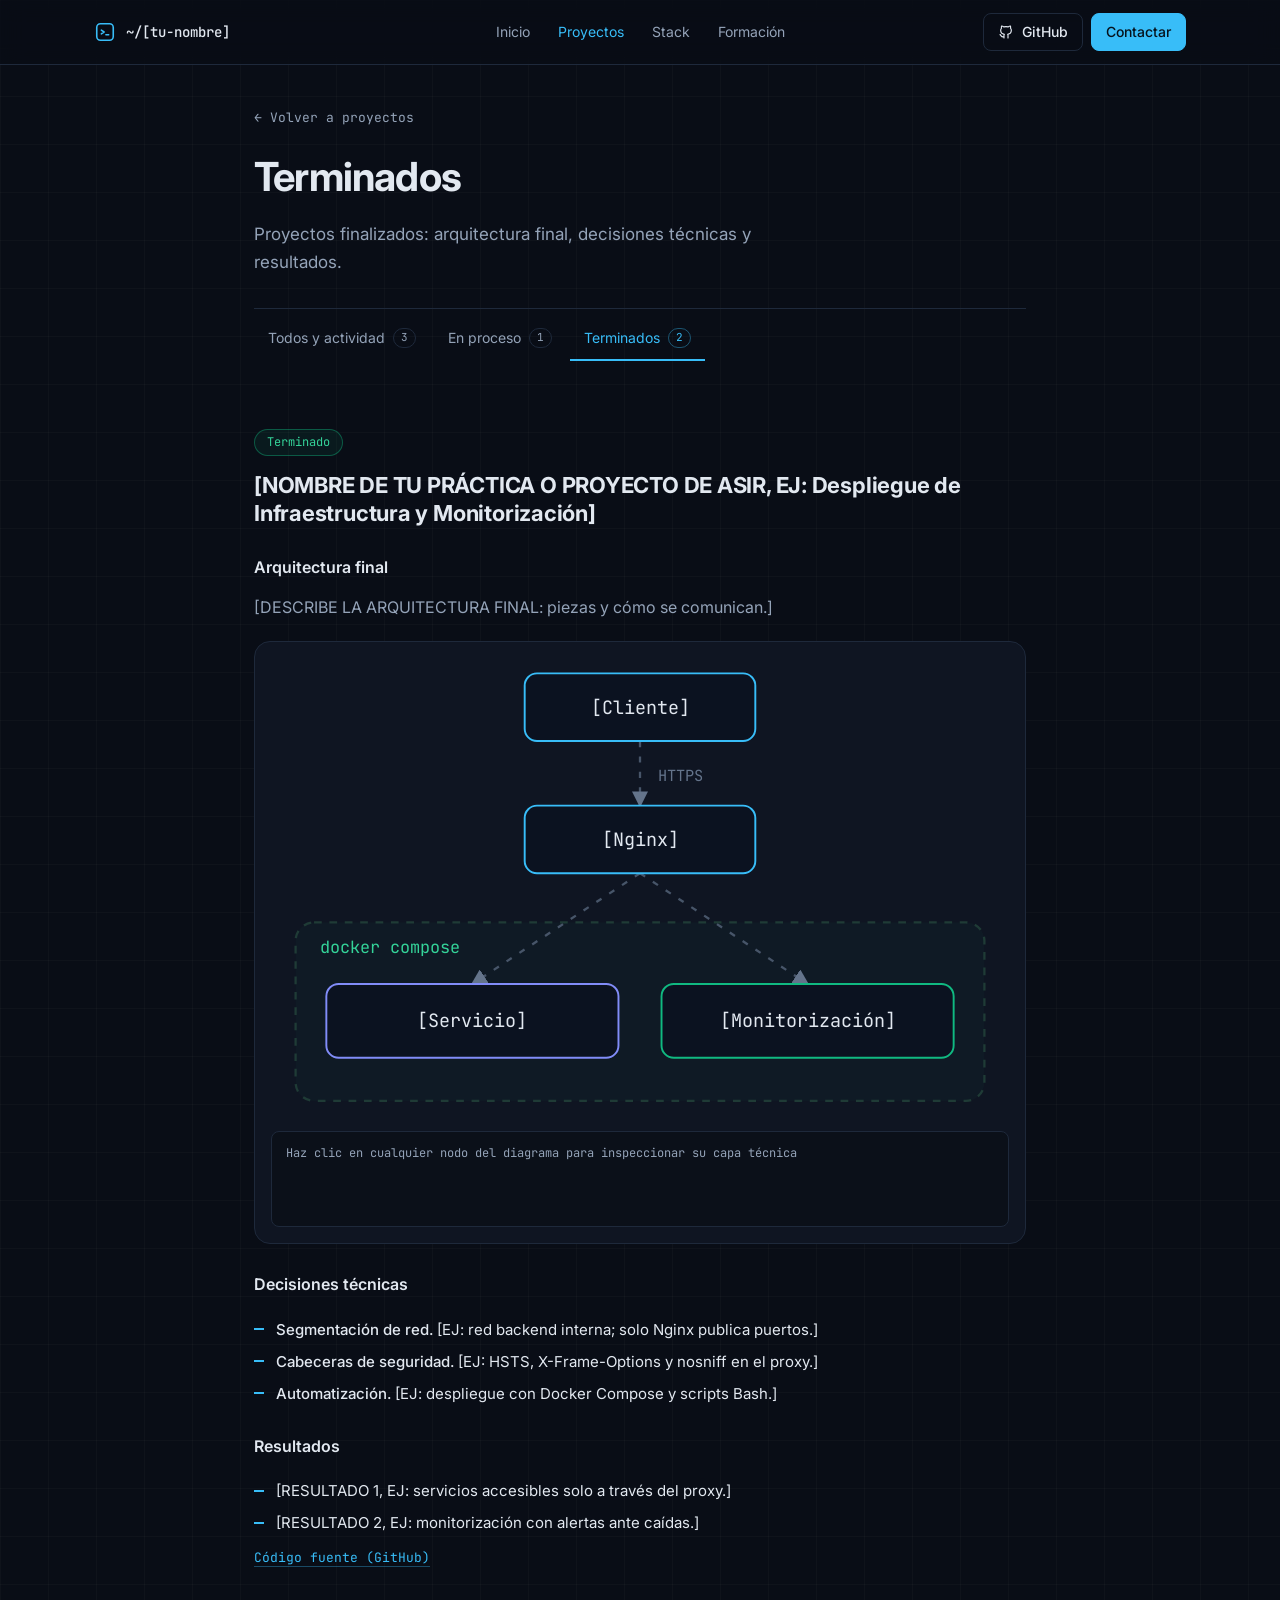
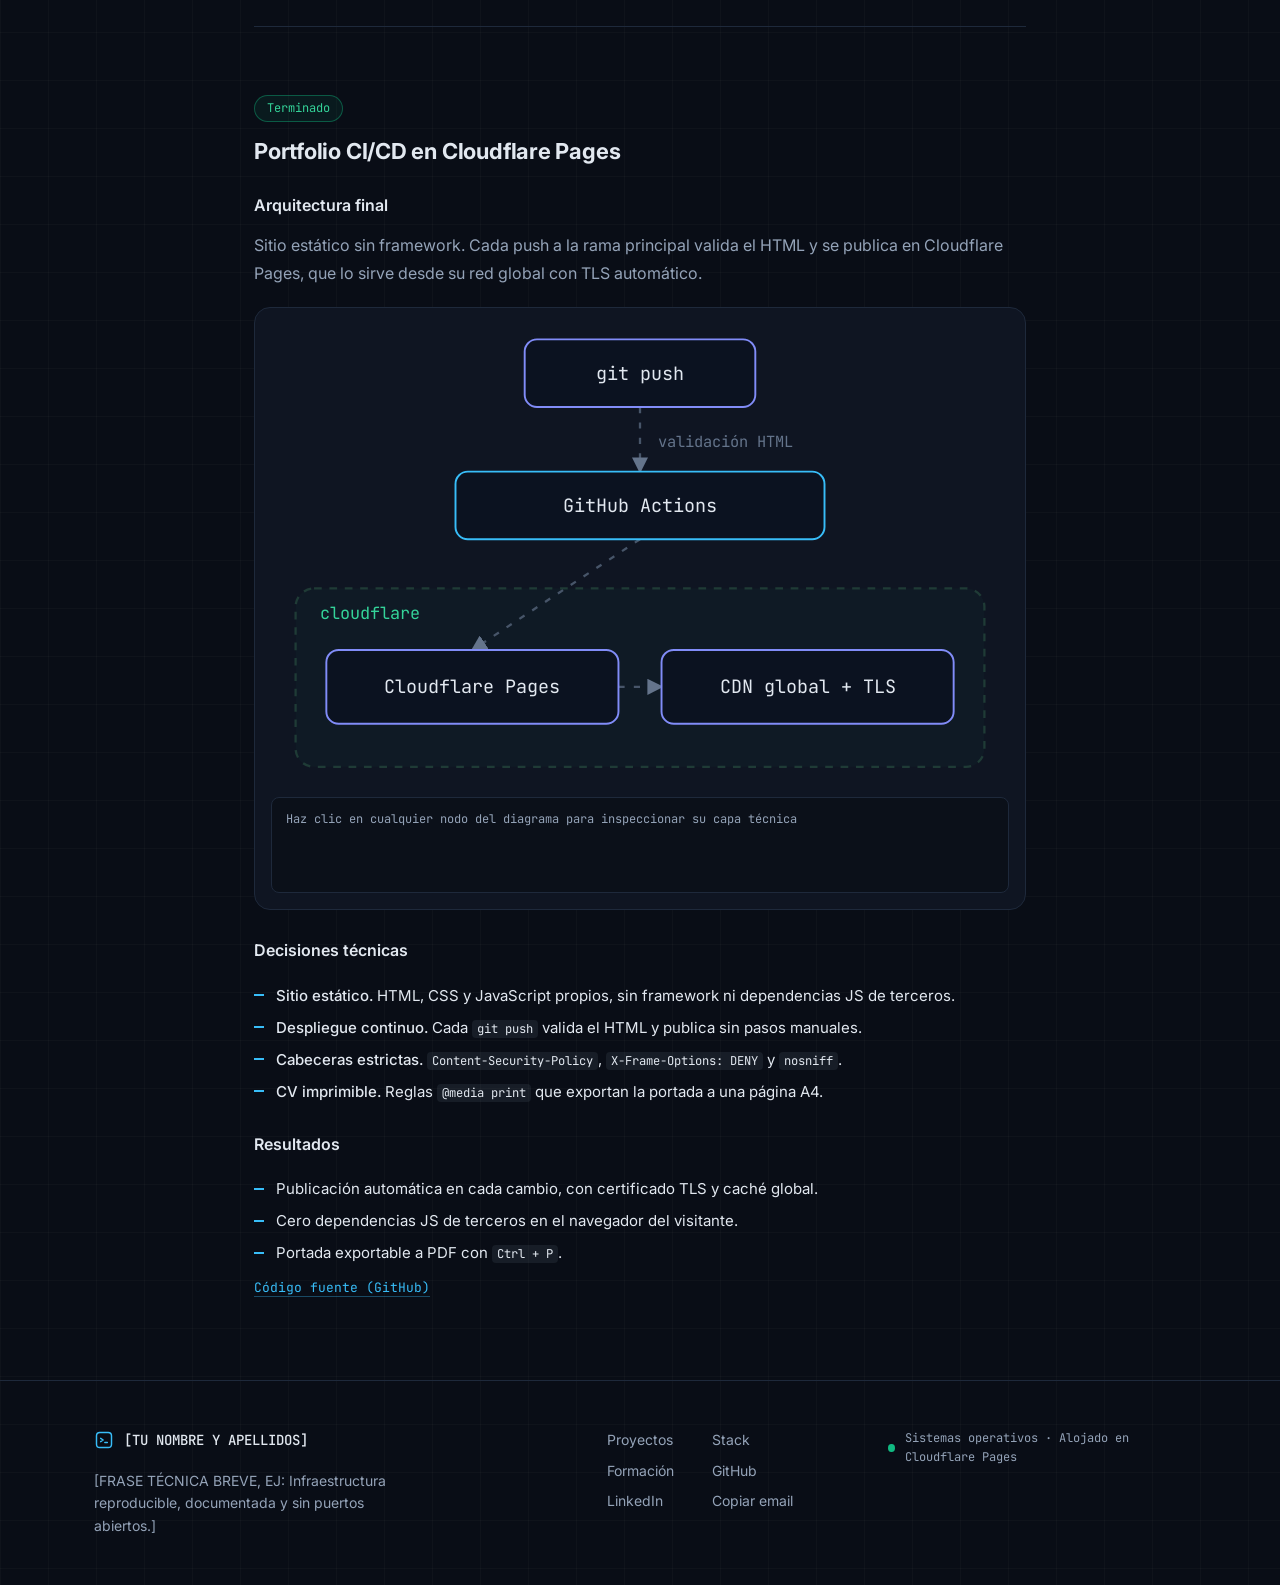
<file: terminados.html>
<!DOCTYPE html>
<html lang="es">
<head>
  <meta charset="UTF-8">
  <meta name="viewport" content="width=device-width, initial-scale=1">
  <title>Proyectos terminados | [TU NOMBRE Y APELLIDOS]</title>
  <meta name="description" content="Proyectos finalizados: infraestructura de ASIR y portfolio CI/CD en Cloudflare Pages.">
  <meta property="og:title" content="Proyectos terminados | [TU NOMBRE Y APELLIDOS]">
  <meta property="og:description" content="Proyectos finalizados: infraestructura de ASIR y portfolio CI/CD en Cloudflare Pages.">
  <meta property="og:type" content="website">
  <meta name="theme-color" content="#090d16">
  <link rel="icon" type="image/svg+xml" href="favicon.svg">
  <link rel="preconnect" href="https://fonts.googleapis.com">
  <link rel="preconnect" href="https://fonts.gstatic.com" crossorigin>
  <link href="https://fonts.googleapis.com/css2?family=Inter:wght@400;500;600;700&family=JetBrains+Mono:wght@400;500&display=swap" rel="stylesheet">
  <link rel="stylesheet" href="styles.css">
  <script src="app.js" defer></script>
</head>
<body>

<header class="site-header">
  <div class="bar container">
    <a class="brand" href="index.html" aria-label="Inicio">
      <svg width="22" height="22" viewBox="0 0 24 24" fill="none" stroke="currentColor" stroke-width="1.75" stroke-linecap="round" stroke-linejoin="round" aria-hidden="true"><rect x="3" y="3" width="18" height="18" rx="4"/><path d="m8 10 3 2-3 2M13 15h3"/></svg>
      <span>~/[tu-nombre]</span>
    </a>
    <nav class="nav" id="nav" aria-label="Principal">
      <a href="index.html">Inicio</a>
      <a class="is-active" href="proyectos.html" aria-current="page">Proyectos</a>
      <a href="index.html#stack">Stack</a>
      <a href="index.html#formacion">Formación</a>
    </nav>
    <div class="bar-actions">
      <a class="btn btn-ghost" href="[TU_URL_GITHUB]" target="_blank" rel="noopener noreferrer">
        <svg width="16" height="16" viewBox="0 0 24 24" fill="none" stroke="currentColor" stroke-width="1.75" stroke-linecap="round" stroke-linejoin="round" aria-hidden="true"><path d="M9 19c-4.3 1.4-4.3-2.5-6-3m12 5v-3.5c0-1 .1-1.4-.5-2 2.8-.3 5.5-1.4 5.5-6a4.6 4.6 0 0 0-1.3-3.2 4.2 4.2 0 0 0-.1-3.2s-1.1-.3-3.5 1.3a12.3 12.3 0 0 0-6.2 0C6.5 2.8 5.4 3.1 5.4 3.1a4.2 4.2 0 0 0-.1 3.2A4.6 4.6 0 0 0 4 9.5c0 4.6 2.7 5.7 5.5 6-.6.6-.6 1.2-.5 2V21"/></svg>
        GitHub</a>
      <button type="button" class="btn btn-primary" data-email="[TU_EMAIL]"><span data-copy-label>Contactar</span></button>
      <button type="button" class="menu-toggle" id="menu-toggle" aria-expanded="false" aria-controls="nav" aria-label="Abrir menú">
        <svg width="20" height="20" viewBox="0 0 24 24" fill="none" stroke="currentColor" stroke-width="1.75" stroke-linecap="round" aria-hidden="true"><path d="M4 7h16M4 12h16M4 17h16"/></svg>
      </button>
    </div>
  </div>
</header>

<main class="doc-layout">
  <a class="breadcrumb" href="proyectos.html">← Volver a proyectos</a>

  <header class="doc-header">
    <h1>Terminados</h1>
    <p class="lead">Proyectos finalizados: arquitectura final, decisiones técnicas y resultados.</p>
  </header>

  <nav class="subnav" aria-label="Secciones de proyectos">
    <a href="proyectos.html">Todos y actividad <span class="count">3</span></a>
    <a href="en-proceso.html">En proceso <span class="count">1</span></a>
    <a class="is-active" aria-current="page" href="terminados.html">Terminados <span class="count">2</span></a>
  </nav>

  <section id="infraestructura-asir">
    <p class="status is-live">Terminado</p>
    <h2>[NOMBRE DE TU PRÁCTICA O PROYECTO DE ASIR, EJ: Despliegue de Infraestructura y Monitorización]</h2>

    <h3>Arquitectura final</h3>
    <p>[DESCRIBE LA ARQUITECTURA FINAL: piezas y cómo se comunican.]</p>
    <figure class="project-visual">
          <svg viewBox="0 0 480 300" role="img" aria-label="Arquitectura: cliente, Nginx y servicios en Docker Compose">
            <defs>
              <marker id="head-b" viewBox="0 0 8 8" refX="7" refY="4" markerWidth="7" markerHeight="7" orient="auto"><path d="M0 0 8 4 0 8z" fill="#64748b"/></marker>
            </defs>
            <rect class="boundary" x="16" y="172" width="448" height="116" rx="12"/>
            <text class="boundary-label" x="32" y="192">docker compose</text>
            <path class="wire" d="M240 54V96" marker-end="url(#head-b)"/>
            <path class="wire" d="M240 140L131 212" marker-end="url(#head-b)"/>
            <path class="wire" d="M240 140L349 212" marker-end="url(#head-b)"/>
            <text class="wire-label" x="252" y="80">HTTPS</text>
            <g class="node n-net" tabindex="0" role="button" aria-pressed="false" data-title="[Cliente]" data-spec="[ESPECIFICACIÓN TÉCNICA: protocolo, puerto y cómo inicia la conexión con el proxy.]"><rect x="165" y="10" width="150" height="44" rx="8"/><text x="240" y="32">[Cliente]</text></g>
            <g class="node n-net" tabindex="0" role="button" aria-pressed="false" data-title="[Nginx]" data-spec="[ESPECIFICACIÓN TÉCNICA: proxy inverso, certificados TLS y reglas de enrutado.]"><rect x="165" y="96" width="150" height="44" rx="8"/><text x="240" y="118">[Nginx]</text></g>
            <g class="node n-dev" tabindex="0" role="button" aria-pressed="false" data-title="[Servicio]" data-spec="[ESPECIFICACIÓN TÉCNICA: imagen, red interna de Docker Compose y volúmenes.]"><rect x="36" y="212" width="190" height="48" rx="8"/><text x="131" y="236">[Servicio]</text></g>
            <g class="node n-ops" tabindex="0" role="button" aria-pressed="false" data-title="[Monitorización]" data-spec="[ESPECIFICACIÓN TÉCNICA: métricas recogidas, intervalo y alertas configuradas.]"><rect x="254" y="212" width="190" height="48" rx="8"/><text x="349" y="236">[Monitorización]</text></g>
          </svg>
          <div class="node-inspector" aria-live="polite"><p class="inspector-hint">Haz clic en cualquier nodo del diagrama para inspeccionar su capa técnica</p></div>
        </figure>

    <h3>Decisiones técnicas</h3>
    <ul class="achievements">
      <li><strong>Segmentación de red.</strong> [EJ: red backend interna; solo Nginx publica puertos.]</li>
      <li><strong>Cabeceras de seguridad.</strong> [EJ: HSTS, X-Frame-Options y nosniff en el proxy.]</li>
      <li><strong>Automatización.</strong> [EJ: despliegue con Docker Compose y scripts Bash.]</li>
    </ul>

    <h3>Resultados</h3>
    <ul class="achievements">
      <li>[RESULTADO 1, EJ: servicios accesibles solo a través del proxy.]</li>
      <li>[RESULTADO 2, EJ: monitorización con alertas ante caídas.]</li>
    </ul>

    <p class="project-links">
      <a class="text-link" href="[URL_REPO_PROYECTO_2]" target="_blank" rel="noopener noreferrer">Código fuente (GitHub)<span class="print-only"> [URL_REPO_PROYECTO_2]</span></a>
    </p>
  </section>

  <section id="portfolio-cicd">
    <p class="status is-live">Terminado</p>
    <h2>Portfolio CI/CD en Cloudflare Pages</h2>

    <h3>Arquitectura final</h3>
    <p>Sitio estático sin framework. Cada push a la rama principal valida el HTML y se publica en Cloudflare Pages, que lo sirve desde su red global con TLS automático.</p>
    <figure class="project-visual">
          <svg viewBox="0 0 480 300" role="img" aria-label="Arquitectura: git push, GitHub Actions, Cloudflare Pages y CDN global">
            <defs>
              <marker id="head-c" viewBox="0 0 8 8" refX="7" refY="4" markerWidth="7" markerHeight="7" orient="auto"><path d="M0 0 8 4 0 8z" fill="#64748b"/></marker>
            </defs>
            <rect class="boundary" x="16" y="172" width="448" height="116" rx="12"/>
            <text class="boundary-label" x="32" y="192">cloudflare</text>
            <path class="wire" d="M240 54V96" marker-end="url(#head-c)"/>
            <path class="wire" d="M240 140L131 212" marker-end="url(#head-c)"/>
            <path class="wire" d="M226 236H254" marker-end="url(#head-c)"/>
            <text class="wire-label" x="252" y="80">validación HTML</text>
            <g class="node n-dev" tabindex="0" role="button" aria-pressed="false" data-title="git push" data-spec="Cada git push a la rama principal dispara el pipeline de despliegue."><rect x="165" y="10" width="150" height="44" rx="8"/><text x="240" y="32">git push</text></g>
            <g class="node n-net" tabindex="0" role="button" aria-pressed="false" data-title="GitHub Actions" data-spec="Validación del HTML y publicación automática del sitio estático desde GitHub."><rect x="120" y="96" width="240" height="44" rx="8"/><text x="240" y="118">GitHub Actions</text></g>
            <g class="node n-dev" tabindex="0" role="button" aria-pressed="false" data-title="Cloudflare Pages" data-spec="Sitio estático sin framework ni dependencias JS de terceros, con cabeceras estrictas (CSP, X-Frame-Options: DENY, nosniff)."><rect x="36" y="212" width="190" height="48" rx="8"/><text x="131" y="236">Cloudflare Pages</text></g>
            <g class="node n-dev" tabindex="0" role="button" aria-pressed="false" data-title="CDN global + TLS" data-spec="Certificado TLS automático y caché global en el edge de Cloudflare."><rect x="254" y="212" width="190" height="48" rx="8"/><text x="349" y="236">CDN global + TLS</text></g>
          </svg>
          <div class="node-inspector" aria-live="polite"><p class="inspector-hint">Haz clic en cualquier nodo del diagrama para inspeccionar su capa técnica</p></div>
        </figure>

    <h3>Decisiones técnicas</h3>
    <ul class="achievements">
      <li><strong>Sitio estático.</strong> HTML, CSS y JavaScript propios, sin framework ni dependencias JS de terceros.</li>
      <li><strong>Despliegue continuo.</strong> Cada <code>git push</code> valida el HTML y publica sin pasos manuales.</li>
      <li><strong>Cabeceras estrictas.</strong> <code>Content-Security-Policy</code>, <code>X-Frame-Options: DENY</code> y <code>nosniff</code>.</li>
      <li><strong>CV imprimible.</strong> Reglas <code>@media print</code> que exportan la portada a una página A4.</li>
    </ul>

    <h3>Resultados</h3>
    <ul class="achievements">
      <li>Publicación automática en cada cambio, con certificado TLS y caché global.</li>
      <li>Cero dependencias JS de terceros en el navegador del visitante.</li>
      <li>Portada exportable a PDF con <code>Ctrl + P</code>.</li>
    </ul>

    <p class="project-links">
      <a class="text-link" href="[URL_REPO_PORTFOLIO]" target="_blank" rel="noopener noreferrer">Código fuente (GitHub)<span class="print-only"> [URL_REPO_PORTFOLIO]</span></a>
    </p>
  </section>
</main>

<footer class="site-footer">
  <div class="container footer-grid">
    <div>
      <p class="brand footer-brand">
        <svg width="20" height="20" viewBox="0 0 24 24" fill="none" stroke="currentColor" stroke-width="1.75" stroke-linecap="round" stroke-linejoin="round" aria-hidden="true"><rect x="3" y="3" width="18" height="18" rx="4"/><path d="m8 10 3 2-3 2M13 15h3"/></svg>
        <span>[TU NOMBRE Y APELLIDOS]</span>
      </p>
      <p class="footer-text">[FRASE TÉCNICA BREVE, EJ: Infraestructura reproducible, documentada y sin puertos abiertos.]</p>
    </div>
    <nav class="footer-links" aria-label="Enlaces rápidos">
      <a href="proyectos.html">Proyectos</a>
      <a href="index.html#stack">Stack</a>
      <a href="index.html#formacion">Formación</a>
      <a href="[TU_URL_GITHUB]" target="_blank" rel="noopener noreferrer">GitHub</a>
      <a href="[TU_URL_LINKEDIN]" target="_blank" rel="noopener noreferrer">LinkedIn</a>
      <button type="button" class="footer-copy" data-email="[TU_EMAIL]"><span data-copy-label>Copiar email</span></button>
    </nav>
    <p class="service-status"><span class="status-dot" aria-hidden="true"></span>Sistemas operativos · Alojado en Cloudflare Pages</p>
  </div>
</footer>

</body>
</html>
</file>
<file: styles.css>
:root {
  --bg: #090d16;
  --surface: #0f1522;
  --terminal: #0b1019;
  --border: #1e293b;
  --text: #e2e8f0;
  --muted: #94a3b8;
  --cyan: #38bdf8;
  --emerald: #10b981;
  --indigo: #818cf8;
  --header-h: 64px;
  --font-sans: "Inter", system-ui, sans-serif;
  --font-mono: "JetBrains Mono", ui-monospace, monospace;
}

*, *::before, *::after { box-sizing: border-box; margin: 0; padding: 0; }

html {
  color-scheme: dark;
  scroll-behavior: smooth;
  scroll-padding-top: calc(var(--header-h) + 16px);
  -webkit-text-size-adjust: 100%;
}

body {
  background-color: var(--bg);
  background-image: linear-gradient(rgba(255, 255, 255, 0.025) 1px, transparent 1px), linear-gradient(90deg, rgba(255, 255, 255, 0.025) 1px, transparent 1px);
  background-size: 48px 48px;
  color: var(--text);
  font-family: var(--font-sans);
  line-height: 1.6;
  -webkit-font-smoothing: antialiased;
}

ul, ol { list-style: none; }
h1, h2, h3 { font-size: inherit; font-weight: inherit; }
a { color: inherit; text-decoration: none; }
button, input { font: inherit; color: inherit; }
button { cursor: pointer; }
svg { flex-shrink: 0; }
:focus-visible { outline: 2px solid var(--cyan); outline-offset: 2px; }

.print-only { display: none; }
.container { width: 100%; max-width: 1140px; margin: 0 auto; padding: 0 24px; }

.site-header {
  position: fixed;
  top: 0;
  left: 0;
  right: 0;
  z-index: 50;
  background: rgba(9, 13, 22, 0.72);
  -webkit-backdrop-filter: blur(12px);
  backdrop-filter: blur(12px);
  border-bottom: 1px solid var(--border);
}

.bar {
  display: grid;
  grid-template-columns: 1fr auto 1fr;
  align-items: center;
  height: var(--header-h);
}

.brand {
  display: inline-flex;
  align-items: center;
  gap: 10px;
  justify-self: start;
  font-family: var(--font-mono);
  font-size: 0.875rem;
  font-weight: 500;
}

.brand svg { color: var(--cyan); }

.nav { display: flex; gap: 28px; font-size: 0.875rem; color: var(--muted); }
.nav a:hover { color: var(--text); }
.nav a.is-active { color: var(--cyan); }

.bar-actions { display: flex; align-items: center; gap: 8px; justify-self: end; }

.btn {
  display: inline-flex;
  align-items: center;
  justify-content: center;
  gap: 8px;
  padding: 7px 14px;
  border: 1px solid var(--border);
  border-radius: 8px;
  background: transparent;
  font-size: 0.875rem;
  font-weight: 500;
  white-space: nowrap;
  transition: border-color 0.2s, background 0.2s, color 0.2s;
}

.btn-ghost:hover { border-color: #334155; background: rgba(30, 41, 59, 0.5); }
.btn-primary { background: var(--cyan); border-color: var(--cyan); color: #06121c; }
.btn-primary:hover { background: #7dd3fc; border-color: #7dd3fc; }
.btn-primary.is-copied { background: var(--emerald); border-color: var(--emerald); color: #04140d; }
.btn-solid { padding: 11px 20px; background: #f1f5f9; border-color: #f1f5f9; color: #0b1019; }
.btn-solid:hover { background: #fff; }
.btn-outline { padding: 11px 20px; }
.btn-outline:hover { border-color: var(--cyan); color: var(--cyan); }

.menu-toggle {
  display: none;
  padding: 7px;
  background: none;
  border: 1px solid var(--border);
  border-radius: 8px;
}

.hero {
  position: relative;
  display: flex;
  align-items: center;
  min-height: 85vh;
  padding: calc(var(--header-h) + 48px) 0 64px;
  overflow: hidden;
}

.hero::before {
  content: "";
  position: absolute;
  inset: 0;
  background: radial-gradient(ellipse 60% 55% at 72% 38%, rgba(56, 189, 248, 0.13), transparent 70%);
  pointer-events: none;
}

.hero-grid {
  position: relative;
  display: grid;
  grid-template-columns: minmax(0, 1fr) minmax(0, 1fr);
  align-items: center;
  gap: 56px;
}

.pill {
  display: inline-flex;
  align-items: center;
  gap: 10px;
  padding: 5px 14px;
  border: 1px solid var(--border);
  border-radius: 999px;
  background: rgba(15, 21, 34, 0.7);
  color: var(--muted);
  font-size: 0.8125rem;
}

.pulse {
  width: 8px;
  height: 8px;
  border-radius: 50%;
  background: var(--emerald);
  animation: pulse 2s ease-out infinite;
}

@keyframes pulse {
  0% { box-shadow: 0 0 0 0 rgba(16, 185, 129, 0.6); }
  100% { box-shadow: 0 0 0 10px rgba(16, 185, 129, 0); }
}

.headline {
  margin-top: 24px;
  font-size: clamp(2.5rem, 4.5vw, 3.8rem);
  line-height: 1.08;
  font-weight: 700;
  letter-spacing: -0.03em;
  background: linear-gradient(180deg, #ffffff 30%, #94a3b8);
  -webkit-background-clip: text;
  background-clip: text;
  -webkit-text-fill-color: transparent;
}

.lead {
  margin-top: 20px;
  max-width: 52ch;
  color: var(--muted);
  font-size: 1.0625rem;
  line-height: 1.65;
}

.hero-meta { margin-top: 16px; color: var(--muted); font-family: var(--font-mono); font-size: 0.8125rem; }
.hero-actions { display: flex; flex-wrap: wrap; gap: 12px; margin-top: 28px; }

.terminal {
  background: var(--terminal);
  border: 1px solid var(--border);
  border-radius: 12px;
  overflow: hidden;
  font-family: var(--font-mono);
  font-size: 0.8125rem;
  box-shadow: 0 24px 60px -30px rgba(0, 0, 0, 0.8);
}

.tabs { display: flex; border-bottom: 1px solid var(--border); background: rgba(15, 21, 34, 0.8); overflow-x: auto; }

.tab {
  padding: 10px 18px;
  background: none;
  border: 0;
  border-bottom: 2px solid transparent;
  color: var(--muted);
  font-family: var(--font-mono);
  font-size: 0.75rem;
  white-space: nowrap;
}

.tab:hover { color: var(--text); }
.tab[aria-selected="true"] { color: var(--cyan); border-bottom-color: var(--cyan); }

.panel { min-height: 300px; display: flex; flex-direction: column; }
.panel[hidden] { display: none; }

.term-out {
  flex: 1;
  height: 220px;
  padding: 16px 16px 0;
  overflow-y: auto;
  white-space: pre-wrap;
  word-break: break-word;
  color: var(--muted);
  line-height: 1.65;
}

.term-out .ps { color: var(--emerald); }
.term-out .cmd { color: var(--text); }
.term-out .hl { color: var(--cyan); }
.term-out .err { color: #f87171; }

.term-form { display: flex; align-items: center; gap: 8px; padding: 8px 16px; }
.term-prompt { flex-shrink: 0; color: var(--emerald); }
.term-input { flex: 1; min-width: 0; background: none; border: 0; outline: 0; caret-color: var(--cyan); }

.chips { display: flex; flex-wrap: wrap; gap: 6px; padding: 4px 16px 16px; }

.chip {
  padding: 3px 10px;
  background: rgba(56, 189, 248, 0.08);
  border: 1px solid var(--border);
  border-radius: 6px;
  color: var(--cyan);
  font-family: var(--font-mono);
  font-size: 0.75rem;
}

.chip:hover { border-color: var(--cyan); }

.term-static { padding: 16px; overflow-x: auto; color: var(--muted); line-height: 1.8; font-family: var(--font-mono); font-size: 0.8125rem; }
.term-static .k { color: var(--cyan); }

.section { border-top: 1px solid var(--border); padding: 80px 0; }
.section-head { margin-bottom: 24px; }
.section-title { font-size: 1.75rem; line-height: 1.2; font-weight: 700; letter-spacing: -0.02em; }
.section-sub { margin-top: 8px; color: var(--muted); }

.project {
  display: grid;
  grid-template-columns: minmax(0, 1fr) minmax(0, 1fr);
  align-items: center;
  gap: 64px;
  padding: 4rem 0;
}

.project + .project { border-top: 1px solid var(--border); }
.project.reverse .project-visual { order: -1; }

.status {
  display: inline-block;
  padding: 2px 12px;
  border: 1px solid;
  border-radius: 999px;
  font-family: var(--font-mono);
  font-size: 0.75rem;
}

.status.is-dev { color: var(--indigo); border-color: rgba(129, 140, 248, 0.4); background: rgba(129, 140, 248, 0.08); }
.status.is-live { color: #34d399; border-color: rgba(16, 185, 129, 0.4); background: rgba(16, 185, 129, 0.08); }

.project-title { margin-top: 16px; font-size: 1.5rem; line-height: 1.25; font-weight: 600; letter-spacing: -0.01em; }
.project-desc { margin-top: 12px; color: var(--muted); line-height: 1.7; }

.achievements { margin-top: 20px; }

.achievements li {
  position: relative;
  padding-left: 22px;
  color: var(--text);
  font-size: 0.9375rem;
}

.achievements li + li { margin-top: 8px; }

.achievements li::before {
  content: "";
  position: absolute;
  left: 0;
  top: 0.7em;
  width: 10px;
  height: 2px;
  background: var(--cyan);
}

.project-links { display: flex; flex-wrap: wrap; gap: 8px 24px; margin-top: 24px; }

.text-link {
  color: var(--cyan);
  font-family: var(--font-mono);
  font-size: 0.8125rem;
  text-decoration: underline;
  text-underline-offset: 4px;
  text-decoration-color: rgba(56, 189, 248, 0.35);
}

.text-link:hover { text-decoration-color: var(--cyan); }

.project-visual {
  padding: 16px;
  background: var(--surface);
  border: 1px solid var(--border);
  border-radius: 16px;
}

.project-visual svg { display: block; width: 100%; height: auto; }

.boundary { fill: rgba(16, 185, 129, 0.03); stroke: #1f3b36; stroke-width: 1.5; stroke-dasharray: 5 5; }
.boundary-label { fill: #34d399; font-family: var(--font-mono); font-size: 11px; }

.wire {
  fill: none;
  stroke: #475569;
  stroke-width: 1.5;
  stroke-dasharray: 4 6;
  animation: flow 1.2s linear infinite;
}

@keyframes flow { to { stroke-dashoffset: -20; } }

.wire-label { fill: #64748b; font-family: var(--font-mono); font-size: 10px; }

.node { cursor: pointer; outline: none; transition: filter 0.2s; }
.node rect { fill: #0b1220; stroke-width: 1.25; transition: stroke-width 0.2s, fill 0.2s; }

.node text {
  fill: var(--text);
  font-family: var(--font-mono);
  font-size: 12px;
  text-anchor: middle;
  dominant-baseline: central;
}

.n-net rect { stroke: var(--cyan); }
.n-ops rect { stroke: var(--emerald); }
.n-dev rect { stroke: var(--indigo); }
.n-net:hover, .n-net:focus-visible, .n-net.is-active { filter: drop-shadow(0 0 8px rgba(56, 189, 248, 0.55)); }
.n-ops:hover, .n-ops:focus-visible, .n-ops.is-active { filter: drop-shadow(0 0 8px rgba(16, 185, 129, 0.55)); }
.n-dev:hover, .n-dev:focus-visible, .n-dev.is-active { filter: drop-shadow(0 0 8px rgba(129, 140, 248, 0.6)); }
.node:hover rect, .node:focus-visible rect { stroke-width: 2; fill: #101a2e; }
.node.is-active rect { stroke-width: 2.5; fill: #101a2e; }

.stack-grid { display: grid; grid-template-columns: repeat(3, minmax(0, 1fr)); gap: 16px; }
.stack-col { padding: 24px; background: var(--surface); border: 1px solid var(--border); border-radius: 12px; }
.stack-title { display: flex; align-items: center; gap: 10px; font-size: 0.9375rem; font-weight: 600; }
.stack-title.is-net { color: var(--cyan); }
.stack-title.is-ops { color: #34d399; }
.stack-title.is-dev { color: var(--indigo); }

.tags { display: flex; flex-wrap: wrap; gap: 6px; margin-top: 16px; }
.tag { padding: 4px 10px; border-radius: 6px; font-family: var(--font-mono); font-size: 0.75rem; }
.tag-net { background: rgba(56, 189, 248, 0.12); color: #38bdf8; }
.tag-ops { background: rgba(16, 185, 129, 0.12); color: #34d399; }
.tag-dev { background: rgba(129, 140, 248, 0.12); color: #a5b4fc; }

.training-grid { display: grid; grid-template-columns: minmax(0, 1fr) minmax(0, 1fr); gap: 48px; }

.list-title {
  padding-bottom: 12px;
  border-bottom: 1px solid var(--border);
  color: var(--muted);
  font-size: 0.8125rem;
  font-weight: 500;
}

.entry {
  display: flex;
  justify-content: space-between;
  gap: 24px;
  padding: 18px 0;
  border-bottom: 1px solid var(--border);
}

.entry-title { font-weight: 500; }
.entry-sub { color: var(--muted); font-size: 0.875rem; }
.date { flex-shrink: 0; padding-top: 3px; color: var(--muted); font-family: var(--font-mono); font-size: 0.75rem; text-align: right; }

.site-footer { border-top: 1px solid var(--border); padding: 48px 0; }

.footer-grid {
  display: grid;
  grid-template-columns: 1.4fr 1fr 1fr;
  gap: 40px;
  align-items: start;
}

.footer-brand { color: var(--text); }
.footer-text { margin-top: 12px; max-width: 36ch; color: var(--muted); font-size: 0.875rem; }
.footer-links { display: grid; grid-template-columns: 1fr 1fr; gap: 8px 24px; justify-self: center; font-size: 0.875rem; color: var(--muted); }
.footer-links a:hover, .footer-copy:hover { color: var(--text); }
.footer-copy { padding: 0; background: none; border: 0; color: inherit; text-align: left; }
.footer-copy.is-copied { color: #34d399; }

.service-status {
  display: inline-flex;
  align-items: center;
  gap: 10px;
  justify-self: end;
  color: var(--muted);
  font-family: var(--font-mono);
  font-size: 0.75rem;
}

.status-dot { width: 8px; height: 8px; border-radius: 50%; background: var(--emerald); }

.node-inspector {
  margin-top: 12px;
  min-height: 96px;
  padding: 12px 14px;
  background: var(--terminal);
  border: 1px solid var(--border);
  border-radius: 8px;
  color: var(--muted);
  font-family: var(--font-mono);
  font-size: 0.75rem;
  line-height: 1.6;
}

.inspector-hint { color: var(--muted); }
.inspector-title { color: var(--cyan); }
.inspector-title::before { content: "$ inspect "; color: var(--emerald); }
.inspector-spec { margin-top: 4px; color: var(--text); }

.gh-activity {
  display: flex;
  align-items: center;
  gap: 8px;
  margin-top: 20px;
  color: var(--muted);
  font-family: var(--font-mono);
  font-size: 0.75rem;
}

.gh-activity::before {
  content: "";
  flex-shrink: 0;
  width: 6px;
  height: 6px;
  border-radius: 50%;
  background: #475569;
}

.gh-activity.is-live::before { background: var(--emerald); }

.infra-grid { display: grid; grid-template-columns: repeat(3, minmax(0, 1fr)); gap: 16px; }
.infra-card { padding: 20px; background: var(--surface); border: 1px solid var(--border); border-radius: 12px; }
.infra-icon.is-net { color: var(--cyan); }
.infra-icon.is-ops { color: #34d399; }
.infra-icon.is-dev { color: var(--indigo); }
.infra-title { margin-top: 12px; font-size: 0.9375rem; font-weight: 600; }
.infra-text { margin-top: 6px; color: var(--muted); font-size: 0.875rem; line-height: 1.6; }

.infra-text code {
  padding: 1px 5px;
  background: rgba(148, 163, 184, 0.1);
  border-radius: 4px;
  color: var(--text);
  font-family: var(--font-mono);
  font-size: 0.8125em;
}

.cta-section { padding: 0 0 80px; }

.cta-box {
  padding: 48px 32px;
  text-align: center;
  background: radial-gradient(ellipse 70% 90% at 50% 0%, rgba(56, 189, 248, 0.1), transparent 70%), var(--surface);
  border: 1px solid rgba(56, 189, 248, 0.35);
  border-radius: 16px;
  box-shadow: 0 0 40px -14px rgba(56, 189, 248, 0.4);
}

.cta-title { font-size: 1.75rem; line-height: 1.2; font-weight: 700; letter-spacing: -0.02em; }
.cta-text { max-width: 52ch; margin: 12px auto 0; color: var(--muted); }
.cta-actions { display: flex; flex-wrap: wrap; justify-content: center; gap: 12px; margin-top: 24px; }
.cta-actions .btn { padding: 11px 20px; }

@media (max-width: 900px) {
  .bar { grid-template-columns: 1fr auto; }
  .menu-toggle { display: inline-flex; }

  .nav {
    display: none;
    position: absolute;
    top: var(--header-h);
    left: 0;
    right: 0;
    flex-direction: column;
    gap: 0;
    padding: 8px 24px 16px;
    background: rgba(9, 13, 22, 0.96);
    -webkit-backdrop-filter: blur(12px);
    backdrop-filter: blur(12px);
    border-bottom: 1px solid var(--border);
  }

  .nav.is-open { display: flex; }
  .nav a { padding: 12px 0; border-bottom: 1px solid var(--border); font-size: 1rem; }
  .nav a:last-child { border-bottom: 0; }

  .hero { min-height: 0; }
  .hero-grid, .project, .training-grid { grid-template-columns: 1fr; gap: 40px; }
  .project.reverse .project-visual { order: 0; }
  .stack-grid, .infra-grid { grid-template-columns: 1fr; }
  .section { padding: 56px 0; }
  .project { padding: 3rem 0; }
  .footer-grid { grid-template-columns: 1fr; gap: 32px; }
  .footer-links, .service-status { justify-self: start; }
}

@media (max-width: 560px) {
  .btn-ghost { display: none; }
  .container { padding: 0 18px; }
  .cta-box { padding: 36px 20px; }
}

@media (prefers-reduced-motion: reduce) {
  html { scroll-behavior: auto; }
  .pulse, .wire { animation: none; }
}

@media print {
  @page { size: A4; margin: 12mm 14mm; }

  html, body { background: #fff !important; color: #000 !important; }
  body { font-size: 9.5pt; line-height: 1.3; }

  .site-header, .hero-terminal, .project-visual, .site-footer, .hero-actions, .hero::before, .pulse, .status-dot, .node-inspector, .cta-box, .cta-section, .gh-activity, #infraestructura { display: none !important; }
  .print-only { display: block !important; }
  span.print-only { display: inline !important; }

  *, *::before, *::after {
    color: #000 !important;
    background: transparent !important;
    border-color: #999 !important;
    box-shadow: none !important;
    -webkit-text-fill-color: #000 !important;
    animation: none !important;
  }

  .container { max-width: none; padding: 0; }
  .hero { display: block; min-height: 0; padding: 0; overflow: visible; }
  .hero-grid { display: block; }
  .pill { padding: 0; border: 0; margin-bottom: 4pt; }
  .headline { margin-top: 0; font-size: 18pt; letter-spacing: 0; }
  .lead { margin-top: 4pt; max-width: none; font-size: 9.5pt; }
  .hero-meta { margin-top: 4pt; }
  .print-only { margin-top: 4pt; font-size: 9pt; }

  .section { padding: 10pt 0 0; border-top: 0; }
  .section-head { margin-bottom: 4pt; }
  .section-title { font-size: 11pt; border-bottom: 1px solid #999; padding-bottom: 2pt; }
  .section-sub { display: none; }

  .project { display: block; padding: 6pt 0; break-inside: avoid; }
  .project + .project { border-top: 0; }
  .status { padding: 0 4pt; font-size: 8pt; }
  .project-title { margin-top: 3pt; font-size: 10.5pt; }
  .project-desc { margin-top: 2pt; }
  .achievements { margin-top: 3pt; }
  .achievements li { font-size: 9pt; padding-left: 10pt; }
  .achievements li::before { width: 5pt; background: #000 !important; }
  .project-links { margin-top: 3pt; }
  .project-links .text-link:last-child { display: none; }
  .text-link { text-decoration: none; font-size: 8.5pt; }

  .stack-grid { display: block; }
  .stack-col { padding: 0; border: 0; display: flex; gap: 8pt; align-items: baseline; margin-top: 3pt; }
  .stack-title { min-width: 140pt; font-size: 9pt; }
  .stack-title svg { display: none; }
  .tags { margin-top: 0; gap: 3pt; }
  .tag { padding: 0 4pt; border: 1px solid #999; }

  .training-grid { gap: 20pt; grid-template-columns: 1fr 1fr; }
  .list-title { padding-bottom: 2pt; }
  .entry { padding: 4pt 0; gap: 8pt; }
  .entry-sub { font-size: 8.5pt; }
}

.doc-layout {
  max-width: 820px;
  margin: 0 auto;
  padding: calc(var(--header-h) + 40px) 24px 80px;
}

.breadcrumb {
  display: inline-block;
  color: var(--muted);
  font-family: var(--font-mono);
  font-size: 0.8125rem;
}

.breadcrumb:hover { color: var(--cyan); }

.doc-header {
  margin-top: 24px;
  padding-bottom: 32px;
  border-bottom: 1px solid var(--border);
}

.doc-header h1 {
  margin-top: 16px;
  font-size: clamp(1.875rem, 4vw, 2.5rem);
  line-height: 1.15;
  font-weight: 700;
  letter-spacing: -0.02em;
}

.doc-header dl {
  display: grid;
  grid-template-columns: repeat(3, minmax(0, 1fr));
  gap: 16px 24px;
  margin-top: 28px;
}

.doc-header dt { color: var(--muted); font-family: var(--font-mono); font-size: 0.75rem; }
.doc-header dd { margin-top: 2px; font-size: 0.9375rem; overflow-wrap: anywhere; }

.doc-layout section { margin-top: 56px; }
.doc-layout h2 { font-size: 1.375rem; line-height: 1.25; font-weight: 700; letter-spacing: -0.01em; }
.doc-layout section > p { margin-top: 12px; color: var(--muted); line-height: 1.75; }

.doc-layout :not(pre) > code {
  padding: 1px 5px;
  background: rgba(148, 163, 184, 0.1);
  border-radius: 4px;
  color: var(--text);
  font-family: var(--font-mono);
  font-size: 0.8125em;
}

.doc-layout ol { margin-top: 20px; counter-reset: step; }

.doc-layout ol li {
  position: relative;
  padding-left: 40px;
  counter-increment: step;
  color: var(--muted);
  line-height: 1.7;
}

.doc-layout ol li + li { margin-top: 16px; }
.doc-layout ol li strong { color: var(--text); font-weight: 500; }

.doc-layout ol li::before {
  content: counter(step);
  position: absolute;
  left: 0;
  top: 1px;
  display: flex;
  align-items: center;
  justify-content: center;
  width: 26px;
  height: 26px;
  border: 1px solid var(--border);
  border-radius: 50%;
  color: var(--cyan);
  font-family: var(--font-mono);
  font-size: 0.75rem;
  line-height: 1;
}

.doc-layout .achievements strong { font-weight: 500; }

.code-block {
  margin-top: 20px;
  background: var(--terminal);
  border: 1px solid var(--border);
  border-radius: 12px;
  overflow: hidden;
}

.code-block figcaption {
  padding: 10px 16px;
  border-bottom: 1px solid var(--border);
  background: rgba(15, 21, 34, 0.8);
  color: var(--muted);
  font-family: var(--font-mono);
  font-size: 0.75rem;
}

.code-block pre {
  padding: 16px;
  overflow-x: auto;
  color: var(--text);
  font-family: var(--font-mono);
  font-size: 0.8125rem;
  line-height: 1.7;
  tab-size: 2;
}

.callout {
  margin-top: 20px;
  padding: 16px 18px;
  background: rgba(56, 189, 248, 0.06);
  border-left: 2px solid var(--cyan);
  border-radius: 0 8px 8px 0;
  font-size: 0.9375rem;
  line-height: 1.65;
}

.callout strong { color: var(--cyan); font-weight: 500; }

@media (max-width: 700px) {
  .doc-layout { padding: calc(var(--header-h) + 28px) 18px 56px; }
  .doc-header dl { grid-template-columns: 1fr; }
  .doc-layout section { margin-top: 44px; }
}

@media print {
  .doc-layout { max-width: none; padding: 0; }
  .breadcrumb { display: none; }
  .doc-header { margin-top: 0; padding-bottom: 8pt; }
  .doc-header h1 { margin-top: 4pt; font-size: 16pt; }
  .doc-header dl { margin-top: 8pt; gap: 4pt 12pt; }
  .doc-layout section { margin-top: 12pt; }
  .doc-layout h2 { font-size: 11pt; }
  .doc-layout ol li { padding-left: 24pt; }
  .doc-layout ol li::before { width: 16pt; height: 16pt; border-color: #999; }
  .code-block, .callout { break-inside: avoid; }
  .code-block { border-radius: 0; }
  .code-block figcaption { padding: 3pt 6pt; }
  .code-block pre { padding: 6pt; font-size: 7.5pt; line-height: 1.4; }
  .callout { padding: 6pt 8pt; border-left-color: #000; }
}

.hub-layout {
  max-width: 1140px;
  margin: 0 auto;
  padding: calc(var(--header-h) + 40px) 24px 80px;
}

.subnav {
  display: flex;
  gap: 4px;
  margin-top: 8px;
  overflow-x: auto;
}

.subnav a {
  display: inline-flex;
  align-items: center;
  gap: 8px;
  padding: 10px 14px;
  border-bottom: 2px solid transparent;
  color: var(--muted);
  font-size: 0.875rem;
  white-space: nowrap;
}

.subnav a:hover { color: var(--text); }
.subnav a.is-active { color: var(--cyan); border-bottom-color: var(--cyan); }

.count {
  padding: 0 7px;
  border: 1px solid var(--border);
  border-radius: 999px;
  color: var(--muted);
  font-family: var(--font-mono);
  font-size: 0.6875rem;
  line-height: 1.6;
}

.subnav a.is-active .count { border-color: rgba(56, 189, 248, 0.4); color: var(--cyan); }

.status-board {
  margin-top: 40px;
  padding: 24px;
  background: var(--surface);
  border: 1px solid var(--border);
  border-radius: 16px;
}

.board-head {
  display: flex;
  flex-wrap: wrap;
  align-items: baseline;
  justify-content: space-between;
  gap: 4px 16px;
}

.board-head h2 { font-size: 1.125rem; font-weight: 600; }
.board-focus { margin-top: 12px; color: var(--muted); line-height: 1.7; }

.board-progress {
  display: flex;
  align-items: center;
  gap: 12px;
  margin-top: 16px;
  color: var(--muted);
  font-family: var(--font-mono);
  font-size: 0.75rem;
}

.board-progress progress {
  flex: 1;
  height: 6px;
  border: 0;
  border-radius: 999px;
  background: var(--border);
  -webkit-appearance: none;
  appearance: none;
  overflow: hidden;
}

.board-progress progress::-webkit-progress-bar { background: var(--border); }
.board-progress progress::-webkit-progress-value { background: linear-gradient(90deg, var(--cyan), var(--emerald)); border-radius: 999px; }
.board-progress progress::-moz-progress-bar { background: linear-gradient(90deg, var(--cyan), var(--emerald)); border-radius: 999px; }

.checklist { margin-top: 20px; }

.checklist li {
  position: relative;
  padding-left: 36px;
  color: var(--muted);
  font-size: 0.9375rem;
  line-height: 1.6;
}

.checklist li + li { margin-top: 8px; }

.checklist li::before {
  content: "[ ]";
  position: absolute;
  left: 0;
  color: var(--muted);
  font-family: var(--font-mono);
  font-size: 0.8125rem;
}

.checklist li.is-done { color: var(--text); }
.checklist li.is-done::before { content: "[x]"; color: var(--emerald); }

.checklist code {
  padding: 1px 5px;
  background: rgba(148, 163, 184, 0.1);
  border-radius: 4px;
  font-family: var(--font-mono);
  font-size: 0.8125em;
}

.status-board .gh-activity { margin-top: 20px; }

.grid-title { margin-top: 56px; font-size: 1.375rem; line-height: 1.25; font-weight: 700; letter-spacing: -0.01em; }

.project-grid {
  display: grid;
  grid-template-columns: repeat(auto-fit, minmax(300px, 1fr));
  gap: 16px;
  margin-top: 20px;
}

.project-card {
  display: flex;
  flex-direction: column;
  padding: 24px;
  background: var(--surface);
  border: 1px solid var(--border);
  border-radius: 16px;
  transition: border-color 0.2s;
}

.project-card:hover { border-color: rgba(56, 189, 248, 0.45); }
.project-card .status { align-self: flex-start; }
.card-name { margin-top: 16px; font-size: 1.0625rem; font-weight: 600; line-height: 1.3; }
.card-text { margin-top: 10px; color: var(--muted); font-size: 0.9375rem; line-height: 1.65; }
.card-links { display: flex; flex-wrap: wrap; gap: 8px 20px; margin-top: auto; padding-top: 20px; }

.doc-layout h3 { margin-top: 28px; font-size: 1rem; font-weight: 600; }
.doc-layout .status + h2 { margin-top: 16px; }
.doc-layout .project-visual { margin-top: 20px; }
.doc-layout section + section { padding-top: 56px; border-top: 1px solid var(--border); }

.section-cta { display: flex; justify-content: center; padding-top: 32px; }

@media (max-width: 700px) {
  .hub-layout { padding: calc(var(--header-h) + 28px) 18px 56px; }
}

@media print {
  .hub-layout { max-width: none; padding: 0; }
  .subnav, .section-cta { display: none !important; }
  .status-board { margin-top: 12pt; padding: 0; border: 0; }
  .project-card { padding: 0; border: 0; break-inside: avoid; }
}
</file>
